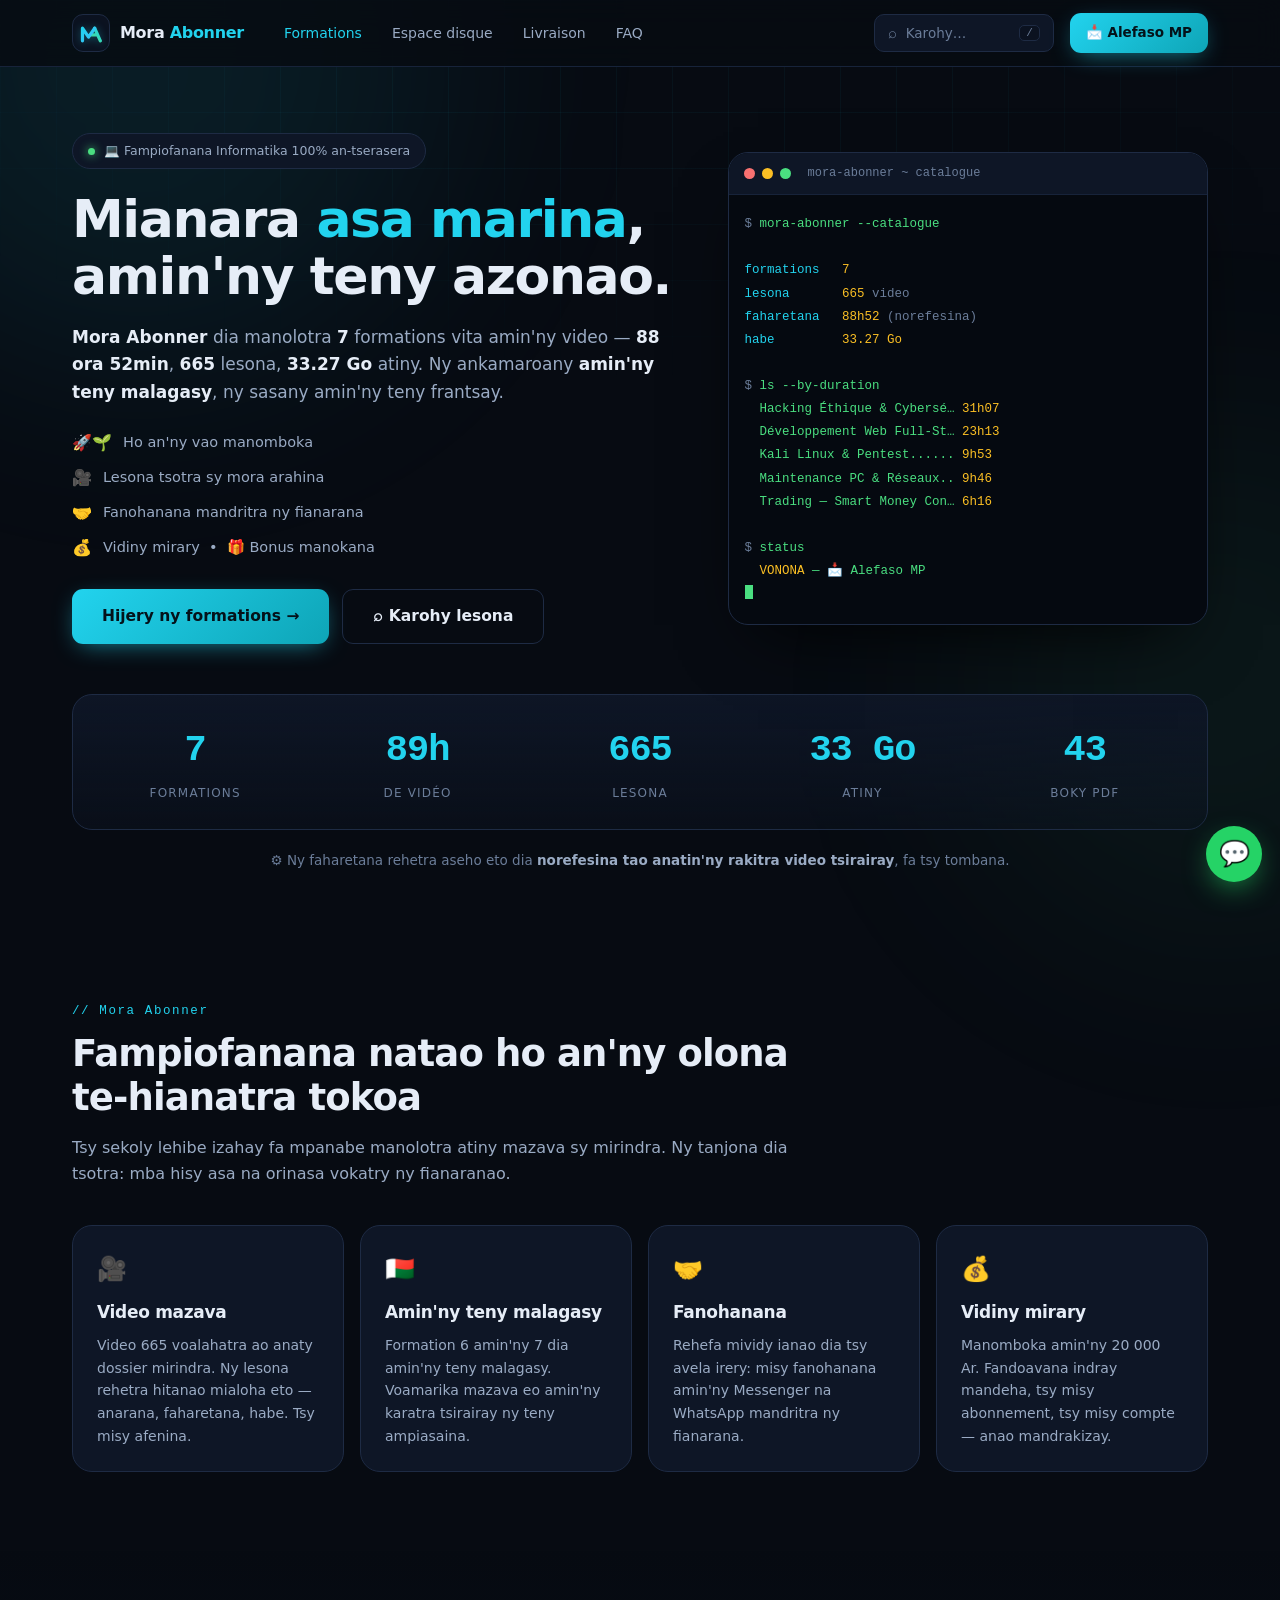
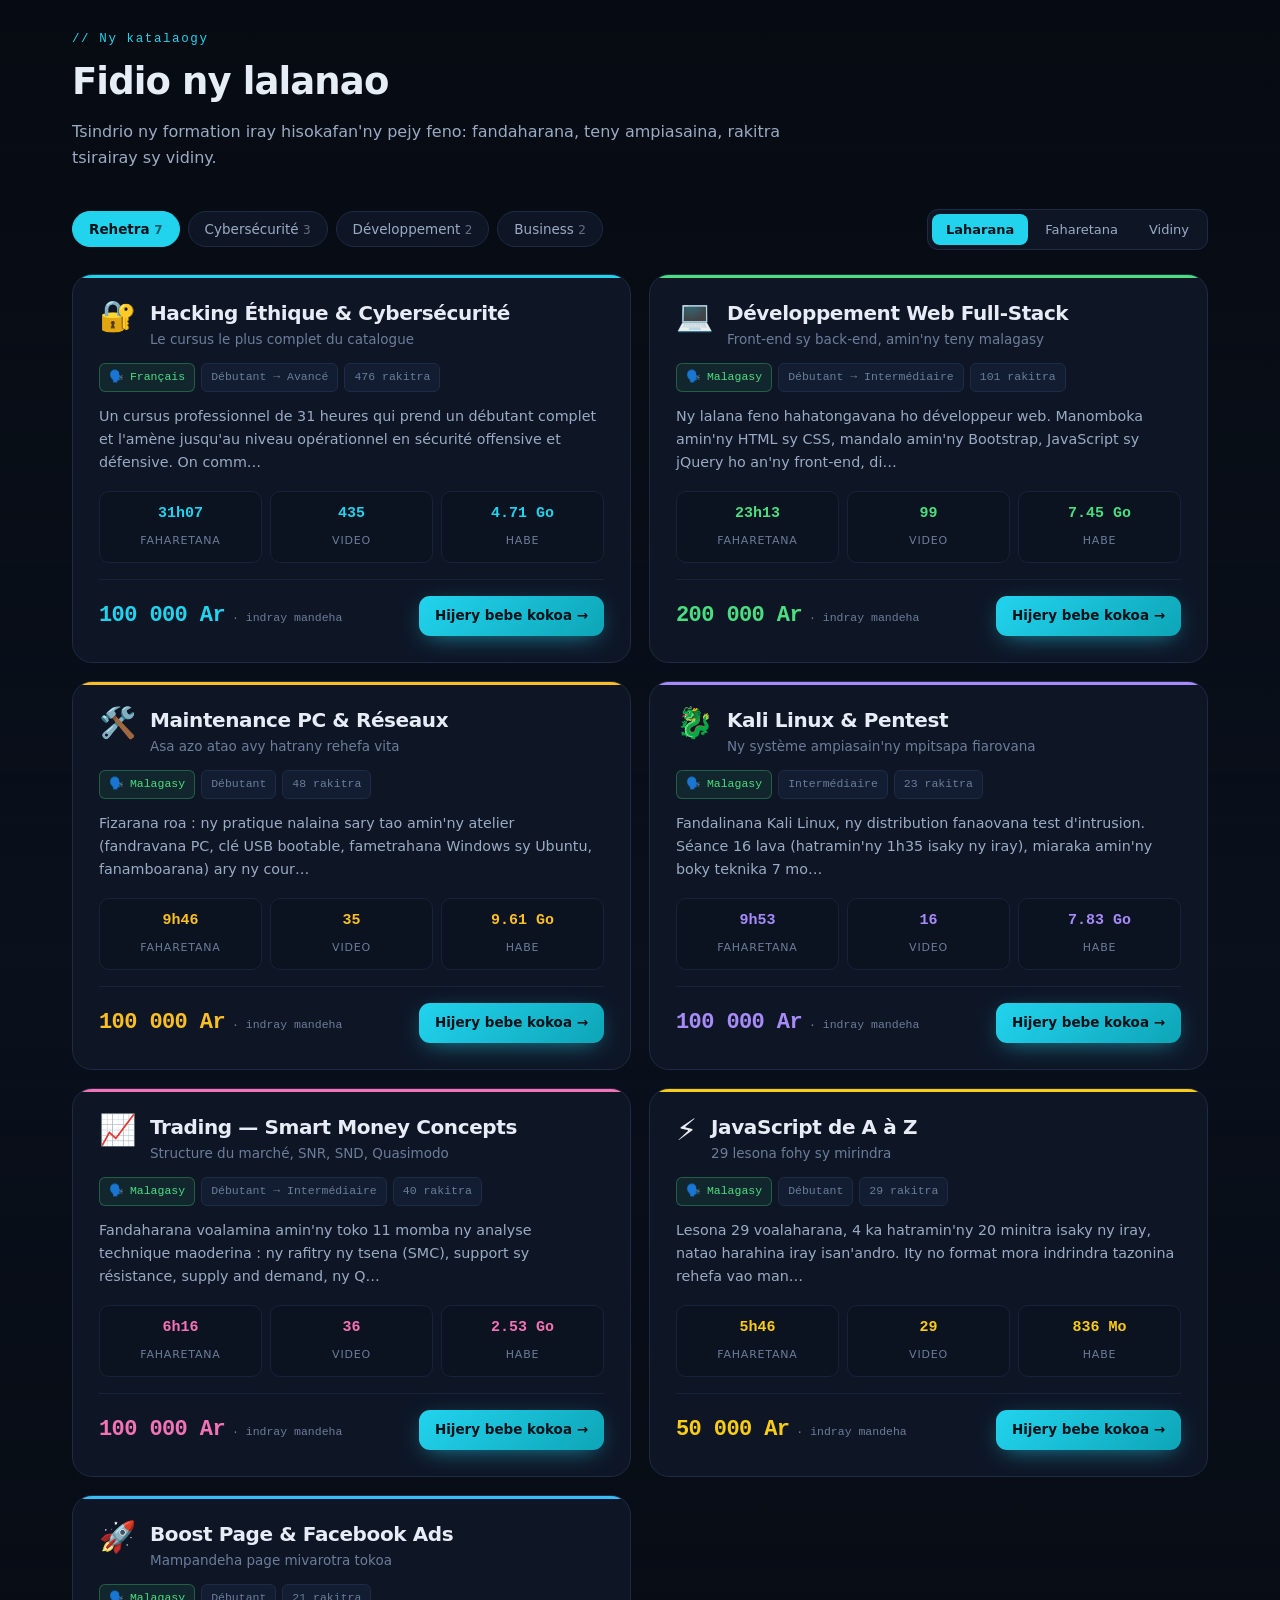
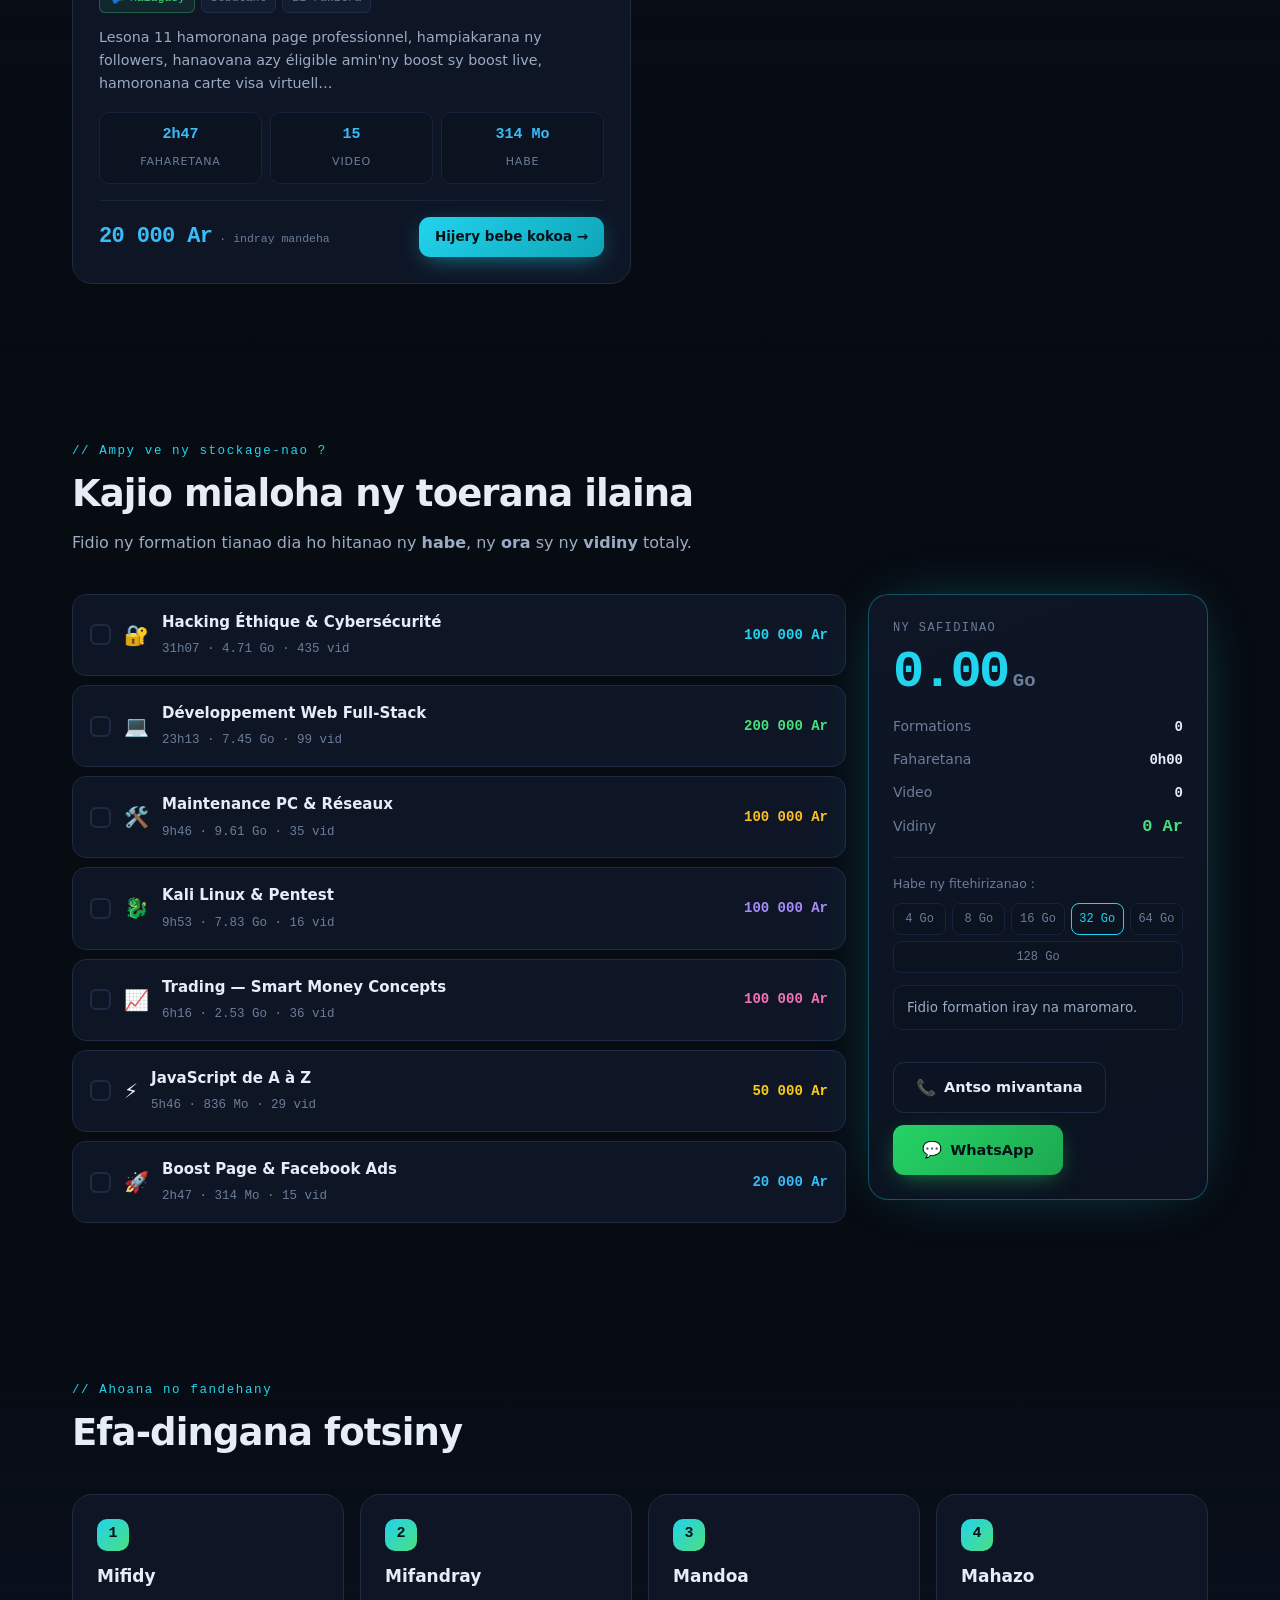
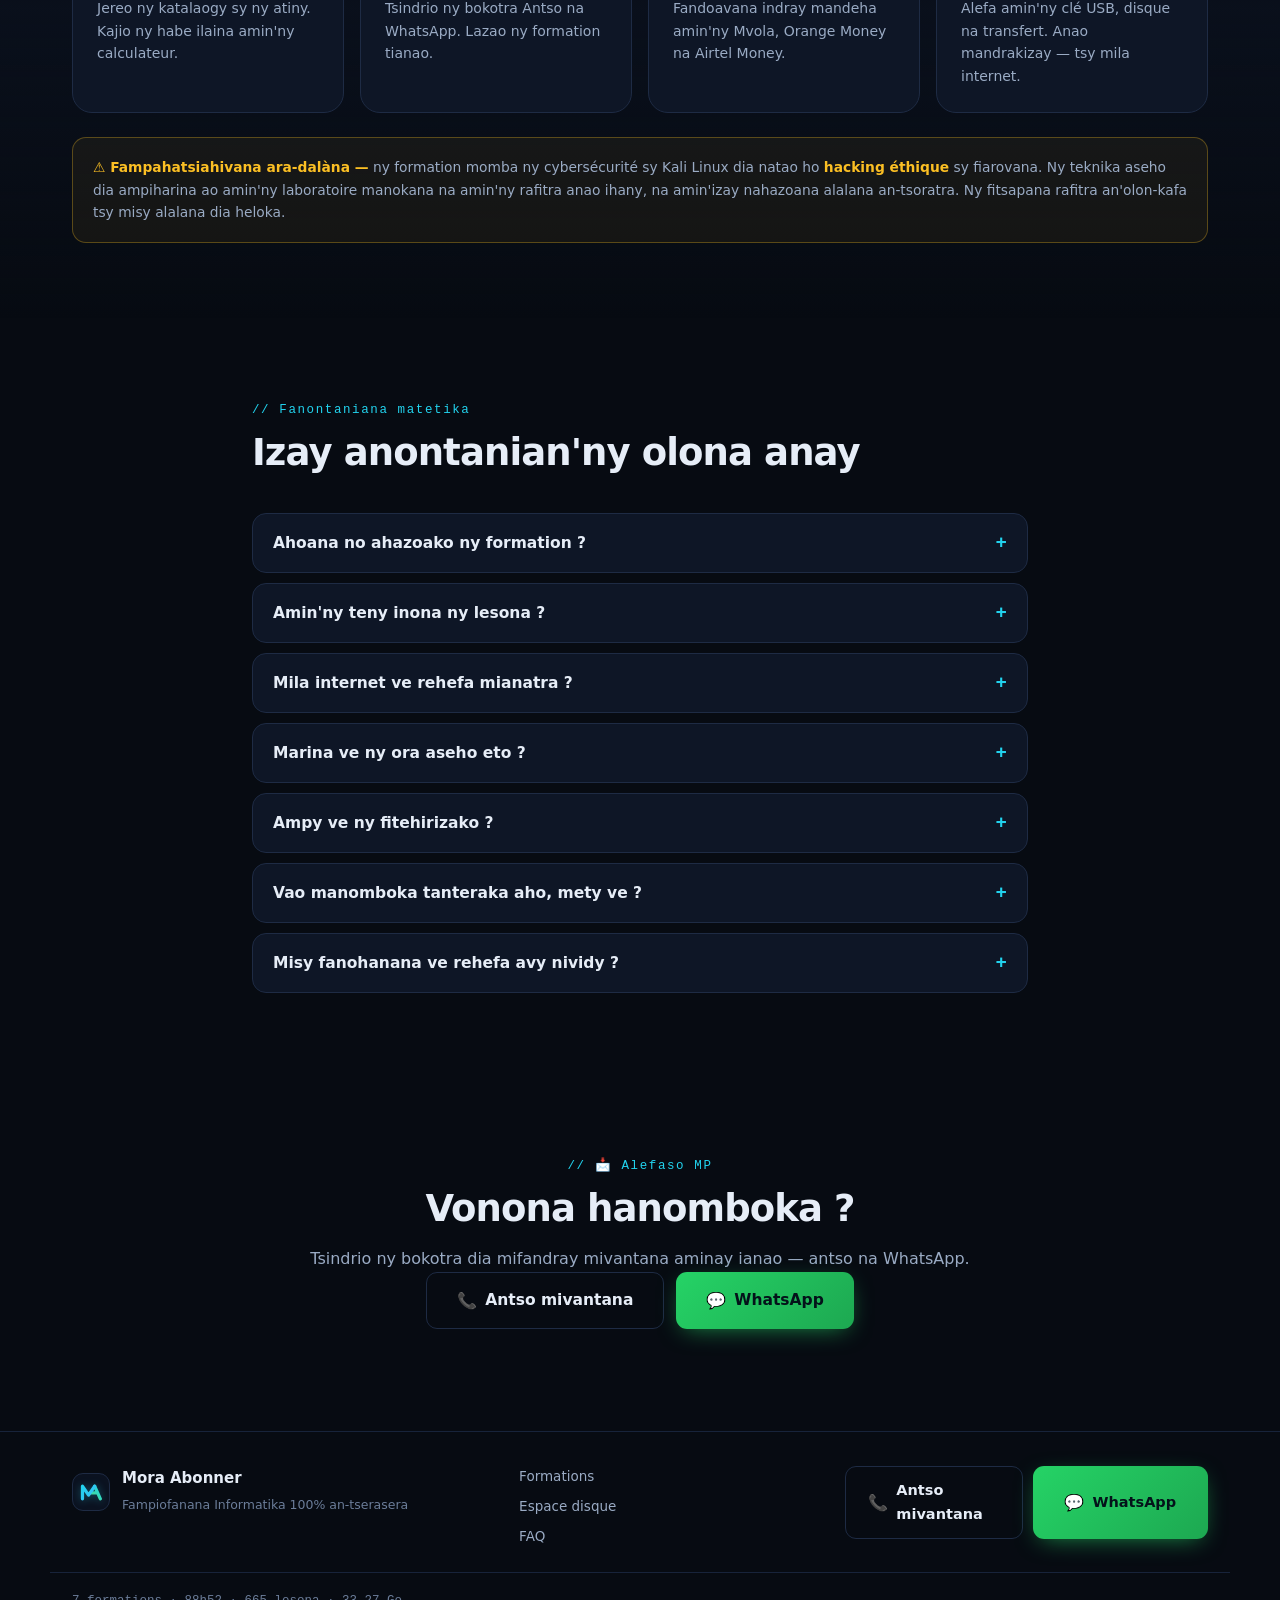
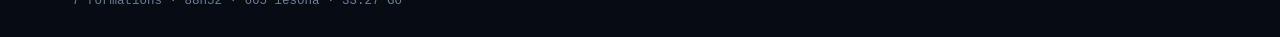
<file: index.html>
<!DOCTYPE html>
<html lang="mg">
<head>
<meta charset="UTF-8">
<meta name="viewport" content="width=device-width, initial-scale=1">
<title>Mora Abonner — Fampiofanana Informatika</title>
<meta name="description" content="Mora Abonner : 7 formations informatika, 89h de video, 33 Go. Cybersécurité, développement web, Kali Linux, maintenance, trading, JavaScript, Facebook Ads.">
<meta name="theme-color" content="#070b12">
<meta name="color-scheme" content="dark">
<link rel="icon" href="data:image/svg+xml,<svg xmlns='http://www.w3.org/2000/svg' viewBox='0 0 128 128'><rect width='128' height='128' rx='28' fill='%230b1220'/><g fill='none' stroke-width='15' stroke-linecap='round' stroke-linejoin='round' transform='translate(0 10)'><path stroke='%234ade80' d='M82 30 L110 92 M60 63 L97 63'/><path stroke='%2322d3ee' d='M22 92 L22 30 L52 74 L82 30'/></g></svg>">
<meta property="og:type" content="website">
<meta property="og:title" content="Mora Abonner — Fampiofanana Informatika 100% an-tserasera">
<meta property="og:description" content="7 formations · 89h de video · 665 lesona. Lesona tsotra sy mora arahina, fanohanana mandritra ny fianarana, vidiny mirary.">
<link rel="stylesheet" href="style.css">
</head>
<body>

<div class="grid-bg" aria-hidden="true"></div>
<div class="glow glow-a" aria-hidden="true"></div>
<div class="glow glow-b" aria-hidden="true"></div>

<header id="nav"></header>

<!-- ══════ HERO ══════ -->
<section class="hero" id="top">
  <div class="wrap">
    <div class="hero-grid">
      <div class="hero-copy">
        <span class="pill"><span class="dot"></span> 💻 Fampiofanana Informatika 100% an-tserasera</span>

        <h1>Mianara <span class="accent">asa marina</span>,<br>amin'ny teny azonao.</h1>

        <p class="lede">
          <strong>Mora Abonner</strong> dia manolotra <strong id="hN">7</strong> formations vita amin'ny video —
          <strong id="hD">89 ora</strong>, <strong id="hV">665</strong> lesona, <strong id="hS">33 Go</strong> atiny.
          Ny ankamaroany <strong>amin'ny teny malagasy</strong>, ny sasany amin'ny teny frantsay.
        </p>

        <ul class="bio">
          <li><span>🚀🌱</span> Ho an'ny vao manomboka</li>
          <li><span>🎥</span> Lesona tsotra sy mora arahina</li>
          <li><span>🤝</span> Fanohanana mandritra ny fianarana</li>
          <li><span>💰</span> Vidiny mirary &nbsp;•&nbsp; 🎁 Bonus manokana</li>
        </ul>

        <div class="hero-cta">
          <a href="#formations" class="btn btn-lg">Hijery ny formations →</a>
          <button class="btn btn-ghost btn-lg" onclick="openSearch()">⌕ Karohy lesona</button>
        </div>
      </div>

      <div class="term" role="img" aria-label="Aperçu du catalogue">
        <div class="term-bar">
          <span class="tb-dot r"></span><span class="tb-dot y"></span><span class="tb-dot g"></span>
          <span class="term-title">mora-abonner ~ catalogue</span>
        </div>
        <pre class="term-body" id="term"></pre>
      </div>
    </div>

    <div class="stats rv">
      <div class="stat"><div class="stat-n" data-count="7">0</div><div class="stat-l">Formations</div></div>
      <div class="stat"><div class="stat-n" data-count="89" data-suffix="h">0</div><div class="stat-l">De vidéo</div></div>
      <div class="stat"><div class="stat-n" data-count="665">0</div><div class="stat-l">Lesona</div></div>
      <div class="stat"><div class="stat-n" data-count="33" data-suffix=" Go">0</div><div class="stat-l">Atiny</div></div>
      <div class="stat"><div class="stat-n" data-count="43">0</div><div class="stat-l">Boky PDF</div></div>
    </div>

    <p class="mesure">
      ⚙️ Ny faharetana rehetra aseho eto dia <strong>norefesina tao anatin'ny rakitra video tsirairay</strong>, fa tsy tombana.
    </p>
  </div>
</section>

<!-- ══════ A PROPOS ══════ -->
<section class="sec" id="apropos">
  <div class="wrap">
    <div class="sec-head rv">
      <span class="kicker">// Mora Abonner</span>
      <h2>Fampiofanana natao ho an'ny olona te-hianatra tokoa</h2>
      <p class="sec-sub">
        Tsy sekoly lehibe izahay fa mpanabe manolotra atiny mazava sy mirindra.
        Ny tanjona dia tsotra: mba hisy asa na orinasa vokatry ny fianaranao.
      </p>
    </div>
    <div class="cards-4">
      <article class="card rv"><div class="card-ico">🎥</div><h3>Video mazava</h3>
        <p>Video 665 voalahatra ao anaty dossier mirindra. Ny lesona rehetra hitanao mialoha eto — anarana, faharetana, habe. Tsy misy afenina.</p></article>
      <article class="card rv"><div class="card-ico">🇲🇬</div><h3>Amin'ny teny malagasy</h3>
        <p>Formation 6 amin'ny 7 dia amin'ny teny malagasy. Voamarika mazava eo amin'ny karatra tsirairay ny teny ampiasaina.</p></article>
      <article class="card rv"><div class="card-ico">🤝</div><h3>Fanohanana</h3>
        <p>Rehefa mividy ianao dia tsy avela irery: misy fanohanana amin'ny Messenger na WhatsApp mandritra ny fianarana.</p></article>
      <article class="card rv"><div class="card-ico">💰</div><h3>Vidiny mirary</h3>
        <p>Manomboka amin'ny 20 000 Ar. Fandoavana indray mandeha, tsy misy abonnement, tsy misy compte — anao mandrakizay.</p></article>
    </div>
  </div>
</section>

<!-- ══════ FORMATIONS ══════ -->
<section class="sec sec-alt" id="formations">
  <div class="wrap">
    <div class="sec-head rv">
      <span class="kicker">// Ny katalaogy</span>
      <h2>Fidio ny lalanao</h2>
      <p class="sec-sub">Tsindrio ny formation iray hisokafan'ny pejy feno: fandaharana, teny ampiasaina, rakitra tsirairay sy vidiny.</p>
    </div>

    <div class="ftools rv">
      <div class="filters" id="filters"></div>
      <div class="seg" id="sortSeg" role="group" aria-label="Fandaminana">
        <button class="seg-b on" data-sort="def">Laharana</button>
        <button class="seg-b" data-sort="dur">Faharetana</button>
        <button class="seg-b" data-sort="prix">Vidiny</button>
      </div>
    </div>

    <div class="fcards" id="fcards"></div>
  </div>
</section>

<!-- ══════ CALCULATEUR ══════ -->
<section class="sec" id="calculateur">
  <div class="wrap">
    <div class="sec-head rv">
      <span class="kicker">// Ampy ve ny stockage-nao ?</span>
      <h2>Kajio mialoha ny toerana ilaina</h2>
      <p class="sec-sub">Fidio ny formation tianao dia ho hitanao ny <strong>habe</strong>, ny <strong>ora</strong> sy ny <strong>vidiny</strong> totaly.</p>
    </div>

    <div class="calc">
      <div class="calc-list" id="calcList"></div>
      <aside class="calc-res" id="calcRes">
        <div class="cr-head">Ny safidinao</div>
        <div class="cr-big"><span id="crSize">0</span><small>Go</small></div>
        <div class="cr-rows">
          <div><span>Formations</span><b id="crN">0</b></div>
          <div><span>Faharetana</span><b id="crDur">0h00</b></div>
          <div><span>Video</span><b id="crVid">0</b></div>
          <div class="cr-price"><span>Vidiny</span><b id="crPrice">0 Ar</b></div>
        </div>
        <div class="gauge">
          <div class="gauge-lab">Habe ny fitehirizanao :</div>
          <div class="gauge-opts" id="gaugeOpts"></div>
          <div class="gauge-verdict" id="verdict">Fidio formation iray</div>
        </div>
        <div class="cbtns" id="calcCta"></div>
      </aside>
    </div>
  </div>
</section>

<!-- ══════ LIVRAISON ══════ -->
<section class="sec sec-alt" id="livraison">
  <div class="wrap">
    <div class="sec-head rv">
      <span class="kicker">// Ahoana no fandehany</span>
      <h2>Efa-dingana fotsiny</h2>
    </div>
    <div class="steps">
      <div class="step rv"><span class="step-n">1</span><h3>Mifidy</h3><p>Jereo ny katalaogy sy ny atiny. Kajio ny habe ilaina amin'ny calculateur.</p></div>
      <div class="step rv"><span class="step-n">2</span><h3>Mifandray</h3><p>Tsindrio ny bokotra Antso na WhatsApp. Lazao ny formation tianao.</p></div>
      <div class="step rv"><span class="step-n">3</span><h3>Mandoa</h3><p>Fandoavana indray mandeha amin'ny Mvola, Orange Money na Airtel Money.</p></div>
      <div class="step rv"><span class="step-n">4</span><h3>Mahazo</h3><p>Alefa amin'ny clé USB, disque na transfert. Anao mandrakizay — tsy mila internet.</p></div>
    </div>

    <div class="notice rv">
      <strong>⚠️ Fampahatsiahivana ara-dalàna —</strong> ny formation momba ny cybersécurité sy Kali Linux dia natao ho
      <strong>hacking éthique</strong> sy fiarovana. Ny teknika aseho dia ampiharina ao amin'ny laboratoire manokana na amin'ny
      rafitra anao ihany, na amin'izay nahazoana alalana an-tsoratra. Ny fitsapana rafitra an'olon-kafa tsy misy alalana dia heloka.
    </div>
  </div>
</section>

<!-- ══════ FAQ ══════ -->
<section class="sec" id="faq">
  <div class="wrap wrap-narrow">
    <div class="sec-head rv">
      <span class="kicker">// Fanontaniana matetika</span>
      <h2>Izay anontanian'ny olona anay</h2>
    </div>
    <div class="faq" id="faqBox"></div>
  </div>
</section>

<!-- ══════ CTA ══════ -->
<section class="sec cta">
  <div class="wrap wrap-narrow center">
    <span class="kicker">// 📩 Alefaso MP</span>
    <h2>Vonona hanomboka ?</h2>
    <p class="sec-sub">Tsindrio ny bokotra dia mifandray mivantana aminay ianao — antso na WhatsApp.</p>
    <div class="cbtns center-cta" id="ctaBtns"></div>
  </div>
</section>

<footer id="foot"></footer>

<script src="data.js"></script>
<script src="shared.js"></script>
<script src="app.js"></script>
</body>
</html>
</file>
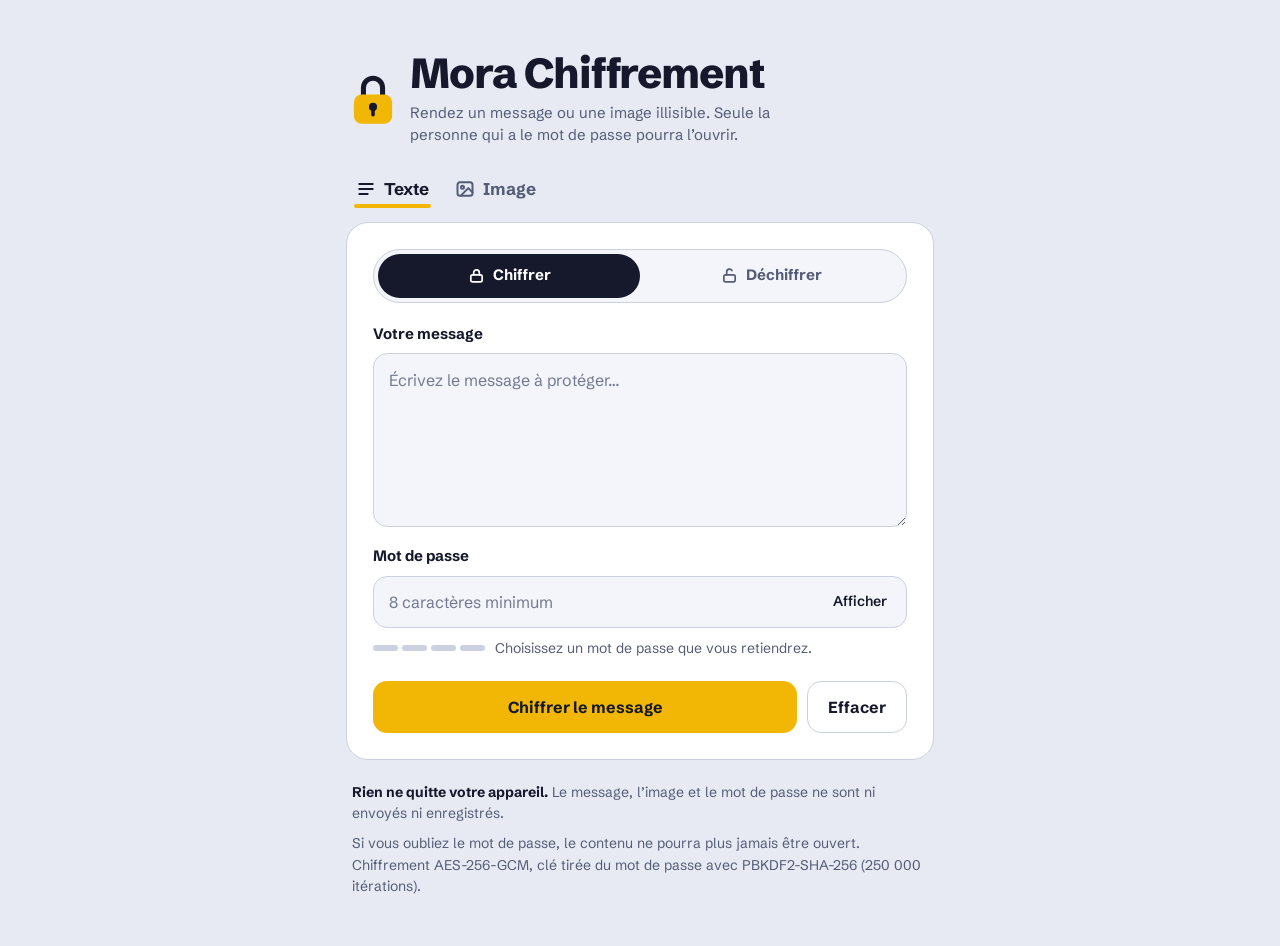
<file: chiffrement.html>
<!DOCTYPE html>
<html lang="fr">
<head>
  <meta charset="UTF-8">
  <meta name="viewport" content="width=device-width, initial-scale=1, viewport-fit=cover">
  <title>Mora Chiffrement</title>
  <meta name="description" content="Chiffrez et déchiffrez vos messages et vos images avec un mot de passe, directement sur votre appareil.">
  <link rel="preconnect" href="https://fonts.googleapis.com">
  <link rel="preconnect" href="https://fonts.gstatic.com" crossorigin>
  <link href="https://fonts.googleapis.com/css2?family=JetBrains+Mono:wght@400;500&family=Schibsted+Grotesk:wght@400;500;600;700;800&display=swap" rel="stylesheet">
  <style>
    :root {
      color-scheme: light;
      --bg: #E7EAF2;
      --surface: #FFFFFF;
      --field: #F3F5FA;
      --ink: #15192B;
      --muted: #545C76;
      --line: #CBD1DE;
      --accent: #F2B705;
      --accent-hover: #DDA600;
      --accent-strong: #8A6100;
      --on-accent: #15192B;
      --vault: #1A2140;
      --vault-2: #232B52;
      --vault-ink: #EEF1FA;
      --vault-muted: #A9B1CF;
      --vault-cipher: #F7CC4A;
      --ok: #11795A;
      --warn: #9A6400;
      --err: #B3261E;
      --err-bg: #FCECEA;

      --sans: "Schibsted Grotesk", ui-sans-serif, system-ui, -apple-system, "Segoe UI", Roboto, Arial, sans-serif;
      --mono: "JetBrains Mono", ui-monospace, "SFMono-Regular", Menlo, Consolas, "Liberation Mono", monospace;

      box-sizing: border-box;
      padding-top: env(safe-area-inset-top, 0px);
      padding-bottom: env(safe-area-inset-bottom, 0px);
    }

    @media (prefers-color-scheme: dark) {
      :root:not([data-theme="light"]) {
        color-scheme: dark;
        --bg: #11162D;
        --surface: #1A2142;
        --field: #222A50;
        --ink: #EEF1FA;
        --muted: #A9B0CC;
        --line: #343E6C;
        --accent: #F2B705;
        --accent-hover: #FFC929;
        --accent-strong: #F2B705;
        --on-accent: #15192B;
        --vault: #0D1230;
        --vault-2: #182046;
        --vault-ink: #EEF1FA;
        --vault-muted: #949CC0;
        --vault-cipher: #F7CC4A;
        --ok: #4BD69B;
        --warn: #F2B705;
        --err: #FF8A80;
        --err-bg: #3A1F33;
      }
    }

    :root[data-theme="dark"] {
      color-scheme: dark;
      --bg: #11162D;
      --surface: #1A2142;
      --field: #222A50;
      --ink: #EEF1FA;
      --muted: #A9B0CC;
      --line: #343E6C;
      --accent: #F2B705;
      --accent-hover: #FFC929;
      --accent-strong: #F2B705;
      --on-accent: #15192B;
      --vault: #0D1230;
      --vault-2: #182046;
      --vault-ink: #EEF1FA;
      --vault-muted: #949CC0;
      --vault-cipher: #F7CC4A;
      --ok: #4BD69B;
      --warn: #F2B705;
      --err: #FF8A80;
      --err-bg: #3A1F33;
    }

    *, *::before, *::after { box-sizing: inherit; }
    [hidden] { display: none !important; }

    html {
      scroll-padding-top: env(safe-area-inset-top, 0px);
      background: var(--bg);
      -webkit-text-size-adjust: 100%;
    }

    body {
      margin: 0;
      background: var(--bg);
      color: var(--ink);
      font-family: var(--sans);
      font-size: 16px;
      line-height: 1.5;
      -webkit-font-smoothing: antialiased;
    }

    .sr-only {
      position: absolute; width: 1px; height: 1px; padding: 0; margin: -1px;
      overflow: hidden; clip: rect(0 0 0 0); white-space: nowrap; border: 0;
    }

    .app {
      max-width: 620px;
      margin: 0 auto;
      padding: 28px 16px 40px;
    }

    /* En-tête */
    .brand {
      display: flex;
      align-items: center;
      gap: 14px;
      margin: 4px 4px 20px;
    }

    .mark { flex: none; width: 46px; height: 54px; color: var(--ink); }

    .mark .shackle {
      transform-box: fill-box;
      transform-origin: center bottom;
      transition: transform 420ms cubic-bezier(.34, 1.56, .64, 1);
    }

    .brand.is-open .mark .shackle { transform: translateY(-7px); }

    .brand h1 {
      margin: 0;
      font-size: clamp(30px, 8.4vw, 42px);
      font-weight: 800;
      line-height: 1;
      letter-spacing: -0.025em;
    }

    .tagline {
      margin: 8px 0 0;
      color: var(--muted);
      font-size: 15px;
      line-height: 1.45;
      max-width: 44ch;
    }

    /* Onglets Texte / Image */
    .kinds {
      display: flex;
      gap: 22px;
      margin: 0 8px 10px;
    }

    .kind {
      position: relative;
      display: inline-flex;
      align-items: center;
      gap: 8px;
      min-height: 46px;
      padding: 0 2px;
      border: 0;
      background: none;
      color: var(--muted);
      font: inherit;
      font-size: 17px;
      font-weight: 700;
      cursor: pointer;
      -webkit-tap-highlight-color: transparent;
    }

    .kind svg { width: 20px; height: 20px; }
    .kind[aria-selected="true"] { color: var(--ink); }

    .kind[aria-selected="true"]::after {
      content: "";
      position: absolute;
      left: 0;
      right: 0;
      bottom: 4px;
      height: 4px;
      border-radius: 2px;
      background: var(--accent);
    }

    .kind:focus-visible { outline: 3px solid var(--accent-strong); outline-offset: 2px; border-radius: 6px; }
    .kind:disabled { cursor: progress; }

    /* Carte principale */
    .panel {
      background: var(--surface);
      border: 1px solid var(--line);
      border-radius: 22px;
      padding: 18px;
    }

    @media (min-width: 560px) {
      .app { padding-top: 48px; }
      .panel { padding: 26px; }
    }

    /* Sélecteur Chiffrer / Déchiffrer */
    .modes {
      position: relative;
      display: grid;
      grid-template-columns: 1fr 1fr;
      margin: 0 0 20px;
      padding: 4px;
      border: 1px solid var(--line);
      border-radius: 999px;
      background: var(--field);
    }

    .modes legend { padding: 0; }
    .modes input { position: absolute; opacity: 0; pointer-events: none; }

    .modes label {
      position: relative;
      z-index: 1;
      display: flex;
      align-items: center;
      justify-content: center;
      gap: 8px;
      min-height: 44px;
      border-radius: 999px;
      font-weight: 700;
      font-size: 15px;
      color: var(--muted);
      cursor: pointer;
      user-select: none;
      -webkit-tap-highlight-color: transparent;
      transition: color 200ms ease;
    }

    .modes label svg { width: 17px; height: 17px; }
    .modes input:checked + label { color: var(--surface); }
    .modes input:focus-visible + label { outline: 3px solid var(--accent-strong); outline-offset: 2px; }

    .modes .thumb {
      position: absolute;
      top: 4px;
      bottom: 4px;
      left: 4px;
      width: calc(50% - 4px);
      border-radius: 999px;
      background: var(--ink);
      transition: transform 260ms cubic-bezier(.2, .8, .2, 1);
    }

    .modes.is-decrypt .thumb { transform: translateX(100%); }

    /* Champs */
    .field { margin-bottom: 18px; }

    .field-label {
      display: block;
      margin-bottom: 8px;
      font-weight: 700;
      font-size: 15px;
    }

    textarea, .pw-wrap input {
      width: 100%;
      border: 1.5px solid var(--line);
      border-radius: 14px;
      background: var(--field);
      color: var(--ink);
      font: inherit;
      font-size: 16px;
    }

    textarea {
      display: block;
      min-height: 148px;
      padding: 14px 15px;
      resize: vertical;
      line-height: 1.5;
    }

    .is-decrypt-mode textarea {
      font-family: var(--mono);
      font-size: 14px;
      word-break: break-all;
    }

    textarea::placeholder, .pw-wrap input::placeholder { color: var(--muted); opacity: .8; }

    textarea:focus, .pw-wrap input:focus {
      outline: none;
      border-color: var(--accent-strong);
      box-shadow: 0 0 0 3px color-mix(in srgb, var(--accent) 35%, transparent);
    }

    .pw-wrap { position: relative; }
    .pw-wrap input { height: 52px; padding: 0 96px 0 15px; }

    .pw-toggle {
      position: absolute;
      top: 6px;
      right: 6px;
      bottom: 6px;
      padding: 0 14px;
      border: 0;
      border-radius: 10px;
      background: transparent;
      color: var(--ink);
      font: inherit;
      font-size: 14px;
      font-weight: 600;
      cursor: pointer;
    }

    .pw-toggle:hover { background: color-mix(in srgb, var(--ink) 8%, transparent); }
    .pw-toggle:focus-visible { outline: 3px solid var(--accent-strong); outline-offset: 0; }

    /* Choix de fichier */
    .drop {
      position: relative;
      display: flex;
      flex-direction: column;
      align-items: center;
      justify-content: center;
      gap: 4px;
      min-height: 148px;
      padding: 20px 16px;
      border: 2px dashed var(--line);
      border-radius: 14px;
      background: var(--field);
      text-align: center;
      cursor: pointer;
      -webkit-tap-highlight-color: transparent;
      transition: border-color 150ms ease, background-color 150ms ease;
    }

    .drop:hover, .drop.is-over { border-color: var(--accent-strong); }
    .drop.is-over { background: color-mix(in srgb, var(--accent) 12%, var(--field)); }
    .drop:focus-within { outline: 3px solid var(--accent-strong); outline-offset: 2px; }
    .drop svg { width: 34px; height: 34px; margin-bottom: 6px; color: var(--ink); }
    .drop-title { font-weight: 700; font-size: 16px; }
    .drop-sub { color: var(--muted); font-size: 14px; max-width: 36ch; }

    .file-card {
      display: flex;
      align-items: center;
      gap: 12px;
      padding: 10px;
      border: 1.5px solid var(--line);
      border-radius: 14px;
      background: var(--field);
    }

    .file-thumb {
      flex: none;
      display: grid;
      place-items: center;
      width: 60px;
      height: 60px;
      border-radius: 10px;
      overflow: hidden;
      background: var(--surface);
      color: var(--muted);
    }

    .file-thumb img { width: 100%; height: 100%; object-fit: cover; }
    .file-thumb svg { width: 26px; height: 26px; }
    .file-meta { flex: 1; min-width: 0; }

    .file-name {
      font-weight: 700;
      overflow: hidden;
      text-overflow: ellipsis;
      white-space: nowrap;
    }

    .file-size { color: var(--muted); font-size: 14px; }

    .small-btn {
      flex: none;
      min-height: 40px;
      padding: 0 14px;
      border: 1.5px solid var(--line);
      border-radius: 10px;
      background: var(--surface);
      color: var(--ink);
      font: inherit;
      font-size: 14px;
      font-weight: 700;
      cursor: pointer;
    }

    .small-btn:hover { border-color: var(--accent-strong); }
    .small-btn:focus-visible { outline: 3px solid var(--accent-strong); outline-offset: 2px; }

    /* Indicateur de solidité */
    .meter {
      display: flex;
      align-items: center;
      gap: 10px;
      margin-top: 10px;
      font-size: 14px;
      color: var(--muted);
    }

    .bars {
      display: grid;
      grid-template-columns: repeat(4, 1fr);
      gap: 4px;
      width: 112px;
      flex: none;
    }

    .bars span {
      height: 6px;
      border-radius: 3px;
      background: var(--line);
      transition: background-color 200ms ease;
    }

    .meter[data-level="1"] .bars span:nth-child(-n+1) { background: var(--err); }
    .meter[data-level="2"] .bars span:nth-child(-n+2) { background: var(--warn); }
    .meter[data-level="3"] .bars span:nth-child(-n+3) { background: var(--ok); }
    .meter[data-level="4"] .bars span { background: var(--ok); }

    /* Astuces */
    .hint {
      display: flex;
      flex-wrap: wrap;
      align-items: center;
      gap: 6px 10px;
      margin: 10px 0 0;
      font-size: 14px;
      color: var(--muted);
    }

    .link-btn {
      padding: 0;
      border: 0;
      background: none;
      color: var(--ink);
      font: inherit;
      font-weight: 700;
      text-decoration: underline;
      text-decoration-color: var(--accent);
      text-decoration-thickness: 2px;
      text-underline-offset: 3px;
      cursor: pointer;
    }

    .link-btn:focus-visible { outline: 3px solid var(--accent-strong); outline-offset: 2px; border-radius: 4px; }

    /* Boutons d'action */
    .actions { display: flex; gap: 10px; margin-top: 22px; }

    .btn {
      display: inline-flex;
      align-items: center;
      justify-content: center;
      gap: 8px;
      min-height: 52px;
      padding: 0 20px;
      border-radius: 14px;
      font: inherit;
      font-size: 16px;
      font-weight: 700;
      cursor: pointer;
      -webkit-tap-highlight-color: transparent;
      transition: background-color 150ms ease, transform 100ms ease;
    }

    .btn:active { transform: translateY(1px); }
    .btn:focus-visible { outline: 3px solid var(--accent-strong); outline-offset: 3px; }

    .btn-primary { flex: 1; border: 0; background: var(--accent); color: var(--on-accent); }
    .btn-primary:hover { background: var(--accent-hover); }
    .btn-primary[aria-busy="true"] { cursor: progress; opacity: .75; }

    .btn-ghost { border: 1.5px solid var(--line); background: transparent; color: var(--ink); }
    .btn-ghost:hover { background: var(--field); }

    .spinner {
      width: 18px;
      height: 18px;
      border: 2.5px solid currentColor;
      border-right-color: transparent;
      border-radius: 50%;
      animation: spin 700ms linear infinite;
    }

    @keyframes spin { to { transform: rotate(360deg); } }

    /* Messages d'état */
    .status { margin: 14px 0 0; font-size: 15px; font-weight: 600; }
    .status:empty { display: none; }
    .status.ok { color: var(--ok); }
    .status.info { color: var(--muted); }

    .status.err {
      padding: 11px 14px;
      border-radius: 12px;
      background: var(--err-bg);
      color: var(--err);
    }

    /* Résultat */
    .result {
      margin-top: 16px;
      border-radius: 18px;
      background: var(--vault);
      color: var(--vault-ink);
      overflow: hidden;
    }

    .result.is-entering { animation: drop-in 320ms cubic-bezier(.2, .8, .2, 1); }

    @keyframes drop-in {
      from { opacity: 0; transform: translateY(-6px); }
      to { opacity: 1; transform: none; }
    }

    .result-head {
      display: flex;
      align-items: center;
      justify-content: space-between;
      gap: 12px;
      padding: 12px 12px 0 18px;
    }

    .result-head h2 { margin: 0; font-size: 16px; font-weight: 700; }

    .vault-btn {
      flex: none;
      display: inline-flex;
      align-items: center;
      gap: 7px;
      min-height: 42px;
      padding: 0 16px;
      border: 0;
      border-radius: 999px;
      background: var(--accent);
      color: var(--on-accent);
      font: inherit;
      font-size: 15px;
      font-weight: 700;
      cursor: pointer;
      -webkit-tap-highlight-color: transparent;
    }

    .vault-btn:hover { background: var(--accent-hover); }
    .vault-btn:focus-visible { outline: 3px solid var(--vault-cipher); outline-offset: 3px; }
    .vault-btn[aria-busy="true"] { opacity: .75; cursor: progress; }
    .vault-btn svg { width: 17px; height: 17px; }
    .vault-btn .icon-done { display: none; }
    .vault-btn.is-done .icon-copy { display: none; }
    .vault-btn.is-done .icon-done { display: block; }

    .result-text {
      margin: 0;
      padding: 14px 18px 16px;
      max-height: 46vh;
      overflow: auto;
      white-space: pre-wrap;
      overflow-wrap: anywhere;
      font-family: var(--sans);
      font-size: 16px;
      line-height: 1.55;
      color: var(--vault-ink);
      -webkit-user-select: text;
      user-select: text;
    }

    .result-text.is-cipher {
      font-family: var(--mono);
      font-size: 14px;
      word-break: break-all;
      color: var(--vault-cipher);
    }

    .result-text:focus-visible { outline: 3px solid var(--vault-cipher); outline-offset: -3px; }

    .result-preview {
      display: grid;
      place-items: center;
      margin: 14px 12px 0;
      border-radius: 12px;
      background: var(--vault-2);
      overflow: hidden;
    }

    .result-preview img {
      display: block;
      max-width: 100%;
      max-height: 52vh;
      object-fit: contain;
    }

    .preview-none {
      margin: 0;
      padding: 26px 18px;
      color: var(--vault-muted);
      font-size: 14px;
      text-align: center;
    }

    .result-file {
      display: flex;
      align-items: center;
      gap: 12px;
      padding: 14px 18px 16px;
    }

    #resultFileIcon { flex: none; display: flex; }
    .result-file svg { flex: none; width: 34px; height: 34px; color: var(--vault-cipher); }
    .result-file .file-name { color: var(--vault-ink); white-space: normal; overflow-wrap: anywhere; }
    .result-file .file-size { color: var(--vault-muted); }

    .result-foot {
      margin: 0;
      padding: 12px 18px 16px;
      border-top: 1px solid color-mix(in srgb, var(--vault-ink) 14%, transparent);
      color: var(--vault-muted);
      font-size: 14px;
    }

    /* Pied de page */
    .about {
      margin: 22px 6px 0;
      color: var(--muted);
      font-size: 14px;
      line-height: 1.55;
    }

    .about p { margin: 0 0 8px; }
    .about strong { color: var(--ink); font-weight: 700; }
    .nowrap { white-space: nowrap; }

    @media (prefers-reduced-motion: reduce) {
      *, *::before, *::after {
        animation-duration: 1ms !important;
        animation-iteration-count: 1 !important;
        transition-duration: 1ms !important;
        scroll-behavior: auto !important;
      }
      .spinner { animation: none; border-right-color: currentColor; opacity: .6; }
    }
  </style>
</head>
<body>
  <main class="app">
    <header class="brand is-open" id="brand">
      <svg class="mark" viewBox="0 0 40 48" aria-hidden="true">
        <path class="shackle" d="M11.5 22V14a8.5 8.5 0 0 1 17 0v8" fill="none" stroke="currentColor" stroke-width="4.5" stroke-linecap="round"/>
        <rect x="3" y="20" width="34" height="26" rx="7" fill="var(--accent)"/>
        <circle cx="20" cy="31" r="3.6" fill="var(--on-accent)"/>
        <rect x="18.4" y="32" width="3.2" height="7.5" rx="1.6" fill="var(--on-accent)"/>
      </svg>
      <div>
        <h1>Mora Chiffrement</h1>
        <p class="tagline">Rendez un message ou une image illisible. Seule la personne qui a le mot de passe pourra l’ouvrir.</p>
      </div>
    </header>

    <div class="kinds" role="tablist" aria-label="Type de contenu">
      <button type="button" class="kind" role="tab" id="tabText" aria-controls="cryptoForm" aria-selected="true">
        <svg viewBox="0 0 24 24" fill="none" stroke="currentColor" stroke-width="2.4" stroke-linecap="round" aria-hidden="true"><path d="M4 6h16M4 12h16M4 18h10"/></svg>
        Texte
      </button>
      <button type="button" class="kind" role="tab" id="tabImage" aria-controls="cryptoForm" aria-selected="false" tabindex="-1">
        <svg viewBox="0 0 24 24" fill="none" stroke="currentColor" stroke-width="2.4" stroke-linecap="round" stroke-linejoin="round" aria-hidden="true"><rect x="3" y="4" width="18" height="16" rx="3"/><circle cx="9" cy="10" r="1.8"/><path d="M21 16l-5-5-9 9"/></svg>
        Image
      </button>
    </div>

    <form class="panel" id="cryptoForm" role="tabpanel" aria-labelledby="tabText" novalidate>
      <fieldset class="modes" id="modes">
        <legend class="sr-only">Que voulez-vous faire&#8239;?</legend>
        <span class="thumb" aria-hidden="true"></span>
        <input type="radio" name="mode" id="modeEncrypt" value="encrypt" checked>
        <label for="modeEncrypt">
          <svg viewBox="0 0 24 24" fill="none" stroke="currentColor" stroke-width="2.4" stroke-linecap="round" stroke-linejoin="round" aria-hidden="true"><rect x="4" y="11" width="16" height="10" rx="2.5"/><path d="M8 11V8a4 4 0 0 1 8 0v3"/></svg>
          Chiffrer
        </label>
        <input type="radio" name="mode" id="modeDecrypt" value="decrypt">
        <label for="modeDecrypt">
          <svg viewBox="0 0 24 24" fill="none" stroke="currentColor" stroke-width="2.4" stroke-linecap="round" stroke-linejoin="round" aria-hidden="true"><rect x="4" y="11" width="16" height="10" rx="2.5"/><path d="M8 11V7a4 4 0 0 1 7.5-2"/></svg>
          Déchiffrer
        </label>
      </fieldset>

      <!-- Texte -->
      <div class="field" id="textField">
        <label class="field-label" for="message" id="messageLabel">Votre message</label>
        <textarea id="message" rows="6" placeholder="Écrivez le message à protéger…"></textarea>
        <p class="hint" id="hint" hidden>
          <span>Ce texte est déjà chiffré.</span>
          <button type="button" class="link-btn" id="hintSwitch">Passer en mode Déchiffrer</button>
        </p>
      </div>

      <!-- Image -->
      <div class="field" id="imageField" hidden>
        <span class="field-label" id="fileLabel">Image à chiffrer</span>
        <label class="drop" id="drop">
          <input type="file" id="fileInput" class="sr-only" aria-labelledby="fileLabel dropTitle">
          <svg viewBox="0 0 24 24" fill="none" stroke="currentColor" stroke-width="2" stroke-linecap="round" stroke-linejoin="round" aria-hidden="true"><rect x="3" y="4" width="18" height="16" rx="3"/><circle cx="9" cy="10" r="1.8"/><path d="M21 16l-5-5-9 9"/></svg>
          <span class="drop-title" id="dropTitle">Choisir une image</span>
          <span class="drop-sub" id="dropSub">JPG, PNG, HEIC, WebP, GIF, RAW et les autres formats, jusqu’à 40&nbsp;Mo</span>
        </label>
        <div class="file-card" id="fileCard" hidden>
          <div class="file-thumb" id="fileThumb"></div>
          <div class="file-meta">
            <div class="file-name" id="fileName"></div>
            <div class="file-size" id="fileSize"></div>
          </div>
          <button type="button" class="small-btn" id="fileChange">Changer</button>
        </div>
        <p class="hint" id="fileHint" hidden>
          <span id="fileHintText"></span>
          <button type="button" class="link-btn" id="fileHintSwitch"></button>
        </p>
      </div>

      <div class="field">
        <label class="field-label" for="password">Mot de passe</label>
        <div class="pw-wrap">
          <input id="password" type="password" name="mora-secret" placeholder="8 caractères minimum"
                 autocomplete="off" autocapitalize="off" autocorrect="off" spellcheck="false" enterkeyhint="go">
          <button type="button" class="pw-toggle" id="pwToggle" aria-controls="password" aria-pressed="false">Afficher</button>
        </div>
        <div class="meter" id="meter" data-level="0" aria-live="polite">
          <span class="bars" aria-hidden="true"><span></span><span></span><span></span><span></span></span>
          <span id="meterText">Choisissez un mot de passe que vous retiendrez.</span>
        </div>
      </div>

      <div class="actions">
        <button type="submit" class="btn btn-primary" id="runBtn">
          <span class="spinner" id="spinner" hidden></span>
          <span id="runLabel">Chiffrer le message</span>
        </button>
        <button type="button" class="btn btn-ghost" id="clearBtn">Effacer</button>
      </div>

      <p class="status" id="status" role="status" aria-live="polite"></p>

      <!-- Résultat texte -->
      <section class="result" id="resultBox" aria-labelledby="resultTitle" hidden>
        <div class="result-head">
          <h2 id="resultTitle">Message chiffré</h2>
          <button type="button" class="vault-btn" id="copyBtn">
            <svg class="icon-copy" viewBox="0 0 24 24" fill="none" stroke="currentColor" stroke-width="2.4" stroke-linecap="round" stroke-linejoin="round" aria-hidden="true"><rect x="8" y="8" width="12" height="12" rx="2.5"/><path d="M16 8V6a2 2 0 0 0-2-2H6a2 2 0 0 0-2 2v8a2 2 0 0 0 2 2h2"/></svg>
            <svg class="icon-done" viewBox="0 0 24 24" fill="none" stroke="currentColor" stroke-width="2.8" stroke-linecap="round" stroke-linejoin="round" aria-hidden="true"><path d="M5 12.5l4.5 4.5L19 7.5"/></svg>
            <span id="copyLabel">Copier</span>
          </button>
        </div>
        <pre class="result-text" id="resultText" tabindex="0"></pre>
        <p class="result-foot" id="resultFoot">Envoyez ce texte. Donnez le mot de passe par un autre moyen&#8239;: appel, en personne.</p>
      </section>

      <!-- Résultat image -->
      <section class="result" id="imageResult" aria-labelledby="imageResultTitle" hidden>
        <div class="result-head">
          <h2 id="imageResultTitle">Image chiffrée</h2>
          <button type="button" class="vault-btn" id="downloadBtn">
            <svg viewBox="0 0 24 24" fill="none" stroke="currentColor" stroke-width="2.4" stroke-linecap="round" stroke-linejoin="round" aria-hidden="true"><path d="M12 4v11M7 10.5l5 5 5-5M5 20h14"/></svg>
            <span>Télécharger</span>
          </button>
        </div>
        <div class="result-preview" id="previewWrap" hidden>
          <img id="previewImg" alt="Aperçu de l’image déchiffrée" hidden>
          <p class="preview-none" id="previewNone" hidden>Aperçu impossible pour ce format sur cet appareil. L’image est intacte&#8239;: téléchargez-la pour l’ouvrir.</p>
        </div>
        <div class="result-file">
          <span id="resultFileIcon"></span>
          <div class="file-meta">
            <div class="file-name" id="outName"></div>
            <div class="file-size" id="outSize"></div>
          </div>
        </div>
        <p class="result-foot" id="imageFoot"></p>
      </section>
    </form>

    <footer class="about">
      <p><strong>Rien ne quitte votre appareil.</strong> Le message, l’image et le mot de passe ne sont ni envoyés ni enregistrés.</p>
      <p>Si vous oubliez le mot de passe, le contenu ne pourra plus jamais être ouvert. Chiffrement <span class="nowrap">AES-256-GCM</span>, clé tirée du mot de passe avec <span class="nowrap">PBKDF2-SHA-256</span> (250&nbsp;000 itérations).</p>
    </footer>
  </main>

  <script>
    'use strict';

    // ---------- Éléments ----------
    const $ = (id) => document.getElementById(id);
    const form = $('cryptoForm');
    const modes = $('modes');
    const brand = $('brand');
    const tabText = $('tabText');
    const tabImage = $('tabImage');
    const textField = $('textField');
    const imageField = $('imageField');
    const messageBox = $('message');
    const messageLabel = $('messageLabel');
    const passwordBox = $('password');
    const pwToggle = $('pwToggle');
    const meter = $('meter');
    const meterText = $('meterText');
    const hint = $('hint');
    const runBtn = $('runBtn');
    const runLabel = $('runLabel');
    const spinner = $('spinner');
    const clearBtn = $('clearBtn');
    const statusBox = $('status');
    const resultBox = $('resultBox');
    const resultTitle = $('resultTitle');
    const resultText = $('resultText');
    const resultFoot = $('resultFoot');
    const copyBtn = $('copyBtn');
    const copyLabel = $('copyLabel');

    const fileInput = $('fileInput');
    const fileLabel = $('fileLabel');
    const drop = $('drop');
    const dropTitle = $('dropTitle');
    const dropSub = $('dropSub');
    const fileCard = $('fileCard');
    const fileThumb = $('fileThumb');
    const fileName = $('fileName');
    const fileSize = $('fileSize');
    const fileHint = $('fileHint');
    const fileHintText = $('fileHintText');
    const fileHintSwitch = $('fileHintSwitch');
    const imageResult = $('imageResult');
    const imageResultTitle = $('imageResultTitle');
    const downloadBtn = $('downloadBtn');
    const previewWrap = $('previewWrap');
    const previewImg = $('previewImg');
    const previewNone = $('previewNone');
    const outName = $('outName');
    const outSize = $('outSize');
    const imageFoot = $('imageFoot');

    const reduceMotion = window.matchMedia('(prefers-reduced-motion: reduce)');
    const encoder = new TextEncoder();
    const decoder = new TextDecoder();

    // Format texte inchangé : les messages de l’ancienne version restent lisibles.
    const VERSION = 'v1';
    const ITERATIONS = 250000;
    const MIN_PASSWORD = 8;

    // Format image : texte « mora-img-v1.sel.iv.données » (fichier .mora.txt)
    const IMG_PREFIX = 'mora-img-v1.';
    const IMG_AAD = encoder.encode('mora-img-v1');
    const MAX_IMAGE = 40 * 1024 * 1024;
    const MAX_ENCRYPTED = 60 * 1024 * 1024;
    const SAVE_EXT = new Set(['jpg', 'jpeg', 'png', 'gif', 'webp', 'svg']);
    const IMAGE_EXT = new Set([
      'jpg', 'jpeg', 'jpe', 'jfif', 'png', 'apng', 'gif', 'webp', 'avif', 'heic', 'heif', 'bmp', 'dib',
      'tif', 'tiff', 'svg', 'ico', 'cur', 'jxl', 'jp2', 'psd', 'raw', 'dng', 'cr2', 'cr3', 'nef', 'arw',
      'orf', 'rw2', 'raf', 'srw', 'pef', 'tga', 'exr', 'hdr', 'xcf'
    ]);
    const MIME_EXT = {
      'image/jpeg': 'jpg', 'image/png': 'png', 'image/gif': 'gif', 'image/webp': 'webp',
      'image/avif': 'avif', 'image/heic': 'heic', 'image/heif': 'heif', 'image/bmp': 'bmp',
      'image/tiff': 'tif', 'image/svg+xml': 'svg', 'image/x-icon': 'ico', 'image/vnd.microsoft.icon': 'ico',
      'image/jxl': 'jxl'
    };

    const LABELS = {
      text: {
        encrypt: { run: 'Chiffrer le message', busy: 'Chiffrement…' },
        decrypt: { run: 'Déchiffrer le message', busy: 'Déchiffrement…' }
      },
      image: {
        encrypt: { run: 'Chiffrer l’image', busy: 'Chiffrement…' },
        decrypt: { run: 'Déchiffrer l’image', busy: 'Déchiffrement…' }
      }
    };

    let kind = 'text';
    let mode = 'encrypt';
    let busy = false;
    let currentResult = '';
    let revealToken = 0;
    let copyTimer = 0;

    let selectedFile = null;
    let selectedIsMora = false;
    let selectedIsImage = false;
    let selectToken = 0;
    let output = null;   // { blob, filename }
    let objectUrls = [];

    // Téléchargement : capacité du lecteur claude.ai si elle est disponible.
    const downloadsReady = (window.claude && typeof window.claude.use === 'function')
      ? window.claude.use('downloads').catch(() => null)
      : Promise.resolve(null);

    // ---------- Utilitaires ----------
    class FormatError extends Error {}

    function setStatus(text, type) {
      statusBox.textContent = text || '';
      statusBox.className = 'status' + (type ? ' ' + type : '');
    }

    function formatSize(bytes) {
      const nf = new Intl.NumberFormat('fr-FR', { maximumFractionDigits: 1 });
      if (bytes < 1024) return bytes + ' octets';
      if (bytes < 1024 * 1024) return nf.format(bytes / 1024) + '\u00A0Ko';
      return nf.format(bytes / (1024 * 1024)) + '\u00A0Mo';
    }

    function extOf(name) {
      const m = /\.([A-Za-z0-9]{1,8})$/.exec(name || '');
      return m ? m[1].toLowerCase() : '';
    }

    function baseOf(name) {
      return (name || '').replace(/\.[A-Za-z0-9]{1,8}$/, '');
    }

    function cleanName(name) {
      const cleaned = (name || '').replace(/[\\/:*?"<>|\u0000-\u001F]/g, '_').replace(/\s+/g, ' ').trim();
      return cleaned.slice(0, 120) || 'image';
    }

    function randomTag() {
      const a = crypto.getRandomValues(new Uint8Array(3));
      return Array.from(a, (b) => b.toString(16).padStart(2, '0')).join('');
    }

    function bytesToBase64(bytes) {
      let binary = '';
      const chunk = 0x8000;
      for (let i = 0; i < bytes.length; i += chunk) {
        binary += String.fromCharCode.apply(null, bytes.subarray(i, i + chunk));
      }
      return btoa(binary);
    }

    function base64ToBytes(text) {
      let s = text.replace(/-/g, '+').replace(/_/g, '/');
      if (!/^[A-Za-z0-9+/]*={0,2}$/.test(s)) throw new FormatError();
      const rest = s.length % 4;
      if (rest === 1) throw new FormatError();
      if (rest) s += '='.repeat(4 - rest);
      let binary;
      try { binary = atob(s); } catch (e) { throw new FormatError(); }
      const out = new Uint8Array(binary.length);
      for (let i = 0; i < binary.length; i++) out[i] = binary.charCodeAt(i);
      return out;
    }

    const PAYLOAD_RE = /v1\.([A-Za-z0-9+/_=-]+)\.([A-Za-z0-9+/_=-]+)\.([A-Za-z0-9+/_=-]+)/;

    function findPayload(text) {
      return text.replace(/\s+/g, '').match(PAYLOAD_RE);
    }

    function looksEncrypted(text) {
      return /^\s*["'«“]?\s*v1\.[A-Za-z0-9+/_=-]{8,}\./.test(text);
    }

    function looksLikeImagePayload(text) {
      return text.indexOf(IMG_PREFIX) !== -1;
    }

    function cryptoAvailable() {
      return !!(window.crypto && window.crypto.subtle && window.isSecureContext !== false);
    }

    async function deriveKey(password, salt) {
      const passwordKey = await crypto.subtle.importKey(
        'raw', encoder.encode(password), 'PBKDF2', false, ['deriveKey']
      );
      return crypto.subtle.deriveKey(
        { name: 'PBKDF2', salt, iterations: ITERATIONS, hash: 'SHA-256' },
        passwordKey,
        { name: 'AES-GCM', length: 256 },
        false,
        ['encrypt', 'decrypt']
      );
    }

    // ---------- Texte ----------
    async function encryptText(message, password) {
      const salt = crypto.getRandomValues(new Uint8Array(16));
      const iv = crypto.getRandomValues(new Uint8Array(12));
      const key = await deriveKey(password, salt);
      const encrypted = await crypto.subtle.encrypt({ name: 'AES-GCM', iv }, key, encoder.encode(message));
      return [VERSION, bytesToBase64(salt), bytesToBase64(iv), bytesToBase64(new Uint8Array(encrypted))].join('.');
    }

    async function decryptText(raw, password) {
      const match = findPayload(raw);
      if (!match) throw new FormatError();
      const salt = base64ToBytes(match[1]);
      const iv = base64ToBytes(match[2]);
      const data = base64ToBytes(match[3]);
      if (salt.length !== 16 || iv.length !== 12 || data.length < 16) throw new FormatError();
      const key = await deriveKey(password, salt);
      const decrypted = await crypto.subtle.decrypt({ name: 'AES-GCM', iv }, key, data);
      return decoder.decode(decrypted);
    }

    // ---------- Image ----------
    // Le nom et le type de l’image sont chiffrés avec elle.
    async function encryptImage(file, password) {
      const bytes = new Uint8Array(await file.arrayBuffer());
      const meta = encoder.encode(JSON.stringify({ n: file.name || 'image', t: file.type || '', s: bytes.length }));
      const plain = new Uint8Array(4 + meta.length + bytes.length);
      new DataView(plain.buffer).setUint32(0, meta.length);
      plain.set(meta, 4);
      plain.set(bytes, 4 + meta.length);
      const salt = crypto.getRandomValues(new Uint8Array(16));
      const iv = crypto.getRandomValues(new Uint8Array(12));
      const key = await deriveKey(password, salt);
      const encrypted = new Uint8Array(await crypto.subtle.encrypt(
        { name: 'AES-GCM', iv, additionalData: IMG_AAD }, key, plain
      ));
      return IMG_PREFIX + bytesToBase64(salt) + '.' + bytesToBase64(iv) + '.' + bytesToBase64(encrypted) + '\n';
    }

    async function decryptImage(text, password) {
      const s = text.replace(/\s+/g, '');
      const start = s.indexOf(IMG_PREFIX);
      if (start === -1) throw new FormatError();
      const parts = s.slice(start + IMG_PREFIX.length).split('.');
      if (parts.length !== 3) throw new FormatError();
      const salt = base64ToBytes(parts[0]);
      const iv = base64ToBytes(parts[1]);
      const data = base64ToBytes(parts[2]);
      if (salt.length !== 16 || iv.length !== 12 || data.length < 20) throw new FormatError();
      const key = await deriveKey(password, salt);
      const plain = new Uint8Array(await crypto.subtle.decrypt(
        { name: 'AES-GCM', iv, additionalData: IMG_AAD }, key, data
      ));
      const metaLen = new DataView(plain.buffer).getUint32(0);
      if (metaLen > 8192 || metaLen > plain.length - 4) throw new FormatError();
      let meta;
      try { meta = JSON.parse(decoder.decode(plain.subarray(4, 4 + metaLen))); }
      catch (e) { throw new FormatError(); }
      return {
        name: cleanName(String(meta.n || 'image')),
        type: String(meta.t || ''),
        bytes: plain.subarray(4 + metaLen)
      };
    }

    // ZIP sans compression, pour livrer intacts les formats que le lecteur ne sait pas enregistrer.
    const CRC_TABLE = (() => {
      const t = new Uint32Array(256);
      for (let n = 0; n < 256; n++) {
        let c = n;
        for (let k = 0; k < 8; k++) c = (c & 1) ? (0xEDB88320 ^ (c >>> 1)) : (c >>> 1);
        t[n] = c >>> 0;
      }
      return t;
    })();

    function crc32(bytes) {
      let c = 0xFFFFFFFF;
      for (let i = 0; i < bytes.length; i++) c = CRC_TABLE[(c ^ bytes[i]) & 0xFF] ^ (c >>> 8);
      return (c ^ 0xFFFFFFFF) >>> 0;
    }

    function makeZip(name, data) {
      const nameBytes = encoder.encode(name);
      const crc = crc32(data);
      const size = data.length;
      const d = new Date();
      const dosTime = (d.getHours() << 11) | (d.getMinutes() << 5) | (d.getSeconds() >> 1);
      const dosDate = ((d.getFullYear() - 1980) << 9) | ((d.getMonth() + 1) << 5) | d.getDate();

      const local = new Uint8Array(30 + nameBytes.length);
      const lv = new DataView(local.buffer);
      lv.setUint32(0, 0x04034b50, true);
      lv.setUint16(4, 20, true);
      lv.setUint16(6, 0x0800, true);
      lv.setUint16(8, 0, true);
      lv.setUint16(10, dosTime, true);
      lv.setUint16(12, dosDate, true);
      lv.setUint32(14, crc, true);
      lv.setUint32(18, size, true);
      lv.setUint32(22, size, true);
      lv.setUint16(26, nameBytes.length, true);
      lv.setUint16(28, 0, true);
      local.set(nameBytes, 30);

      const central = new Uint8Array(46 + nameBytes.length);
      const cv = new DataView(central.buffer);
      cv.setUint32(0, 0x02014b50, true);
      cv.setUint16(4, 20, true);
      cv.setUint16(6, 20, true);
      cv.setUint16(8, 0x0800, true);
      cv.setUint16(10, 0, true);
      cv.setUint16(12, dosTime, true);
      cv.setUint16(14, dosDate, true);
      cv.setUint32(16, crc, true);
      cv.setUint32(20, size, true);
      cv.setUint32(24, size, true);
      cv.setUint16(28, nameBytes.length, true);
      cv.setUint32(42, 0, true);
      central.set(nameBytes, 46);

      const end = new Uint8Array(22);
      const ev = new DataView(end.buffer);
      ev.setUint32(0, 0x06054b50, true);
      ev.setUint16(8, 1, true);
      ev.setUint16(10, 1, true);
      ev.setUint32(12, central.length, true);
      ev.setUint32(16, local.length + size, true);

      return new Blob([local, data, central, end], { type: 'application/zip' });
    }

    // ---------- Aperçus ----------
    function trackUrl(url) { objectUrls.push(url); return url; }

    function releaseUrls() {
      objectUrls.forEach((u) => { try { URL.revokeObjectURL(u); } catch (e) {} });
      objectUrls = [];
    }

    function blobToDataUrl(blob) {
      return new Promise((resolve, reject) => {
        const r = new FileReader();
        r.onload = () => resolve(r.result);
        r.onerror = () => reject(r.error);
        r.readAsDataURL(blob);
      });
    }

    // Essaie une URL blob, puis une URL data, sinon signale l’échec.
    function showImage(img, blob, onOk, onFail) {
      let triedData = false;
      const tryData = () => {
        if (triedData || blob.size > 25 * 1024 * 1024) return onFail();
        triedData = true;
        blobToDataUrl(blob).then((d) => { img.src = d; }).catch(onFail);
      };
      img.onload = onOk;
      img.onerror = tryData;
      try { img.src = trackUrl(URL.createObjectURL(blob)); }
      catch (e) { tryData(); }
    }

    const DOC_ICON = '<svg viewBox="0 0 24 24" fill="none" stroke="currentColor" stroke-width="2" stroke-linecap="round" stroke-linejoin="round" aria-hidden="true"><path d="M14 3H7a2 2 0 0 0-2 2v14a2 2 0 0 0 2 2h10a2 2 0 0 0 2-2V8z"/><path d="M14 3v5h5"/></svg>';
    const LOCKED_ICON = '<svg viewBox="0 0 24 24" fill="none" stroke="currentColor" stroke-width="2" stroke-linecap="round" stroke-linejoin="round" aria-hidden="true"><path d="M14 3H7a2 2 0 0 0-2 2v14a2 2 0 0 0 2 2h10a2 2 0 0 0 2-2V8z"/><path d="M14 3v5h5"/><rect x="9" y="13" width="6" height="5" rx="1"/><path d="M10.5 13v-1.5a1.5 1.5 0 0 1 3 0V13"/></svg>';
    const IMG_ICON = '<svg viewBox="0 0 24 24" fill="none" stroke="currentColor" stroke-width="2" stroke-linecap="round" stroke-linejoin="round" aria-hidden="true"><rect x="3" y="4" width="18" height="16" rx="3"/><circle cx="9" cy="10" r="1.8"/><path d="M21 16l-5-5-9 9"/></svg>';

    // ---------- Solidité du mot de passe ----------
    function passwordLevel(pw) {
      if (!pw) return 0;
      if (pw.length < MIN_PASSWORD) return 1;
      const kinds = [/[a-z]/, /[A-Z]/, /\d/, /[^A-Za-z0-9]/].filter((r) => r.test(pw)).length;
      const points = (pw.length >= 12 ? 1 : 0) + (pw.length >= 16 ? 1 : 0) + (kinds >= 3 ? 1 : 0);
      return 2 + Math.min(points, 2);
    }

    const LEVEL_TEXT = [
      'Choisissez un mot de passe que vous retiendrez.',
      'Trop court\u202F: 8 caractères minimum.',
      'Faible. Ajoutez des chiffres, des majuscules ou allongez-le.',
      'Correct.',
      'Solide.'
    ];

    function updateMeter() {
      const level = passwordLevel(passwordBox.value);
      meter.dataset.level = String(level);
      meterText.textContent = LEVEL_TEXT[level];
    }

    // ---------- Affichage selon le type et le mode ----------
    function refreshLabels() {
      const isDecrypt = mode === 'decrypt';
      const isImage = kind === 'image';
      runLabel.textContent = busy ? LABELS[kind][mode].busy : LABELS[kind][mode].run;

      textField.hidden = isImage;
      imageField.hidden = !isImage;

      messageLabel.textContent = isDecrypt ? 'Message chiffré' : 'Votre message';
      messageBox.placeholder = isDecrypt ? 'Collez ici le texte reçu (il commence par v1.)' : 'Écrivez le message à protéger…';
      messageBox.spellcheck = !isDecrypt;
      messageBox.setAttribute('autocapitalize', isDecrypt ? 'off' : 'sentences');
      messageBox.setAttribute('autocorrect', isDecrypt ? 'off' : 'on');

      fileLabel.textContent = isDecrypt ? 'Fichier chiffré' : 'Image à chiffrer';
      dropTitle.textContent = isDecrypt ? 'Choisir le fichier reçu' : 'Choisir une image';
      dropSub.textContent = isDecrypt
        ? 'Le fichier .mora.txt envoyé par votre contact'
        : 'JPG, PNG, HEIC, WebP, GIF, RAW et les autres formats, jusqu’à 40\u00A0Mo';
      if (isDecrypt) fileInput.removeAttribute('accept');
      else fileInput.setAttribute('accept', 'image/*,' + Array.from(IMAGE_EXT, (e) => '.' + e).join(','));

      meter.hidden = isDecrypt;
      passwordBox.placeholder = isDecrypt ? 'Le mot de passe reçu' : '8 caractères minimum';
      updateHint();
      updateFileHint();
    }

    function setMode(next) {
      mode = next;
      const isDecrypt = mode === 'decrypt';
      $(isDecrypt ? 'modeDecrypt' : 'modeEncrypt').checked = true;
      modes.classList.toggle('is-decrypt', isDecrypt);
      form.classList.toggle('is-decrypt-mode', isDecrypt);
      hideResults();
      setStatus('');
      refreshLabels();
    }

    function setKind(next, opts = {}) {
      if (next !== 'text' && next !== 'image') next = 'text';
      const changed = next !== kind;
      kind = next;
      const isImage = kind === 'image';
      tabText.setAttribute('aria-selected', String(!isImage));
      tabImage.setAttribute('aria-selected', String(isImage));
      tabText.tabIndex = isImage ? -1 : 0;
      tabImage.tabIndex = isImage ? 0 : -1;
      form.setAttribute('aria-labelledby', isImage ? 'tabImage' : 'tabText');
      if (changed) { hideResults(); setStatus(''); }
      refreshLabels();
      if (opts.updateHash) {
        const wanted = isImage ? '#image' : '#texte';
        if (location.hash !== wanted) {
          try { history.replaceState(null, '', wanted); } catch (e) { location.hash = wanted; }
        }
      }
    }

    function kindFromHash() {
      return location.hash.replace('#', '') === 'image' ? 'image' : 'text';
    }

    function updateHint() {
      hint.hidden = !(kind === 'text' && mode === 'encrypt' && looksEncrypted(messageBox.value));
    }

    function updateFileHint() {
      if (kind !== 'image' || !selectedFile) { fileHint.hidden = true; return; }
      if (mode === 'encrypt' && selectedIsMora) {
        fileHintText.textContent = 'Ce fichier est déjà chiffré.';
        fileHintSwitch.textContent = 'Passer en mode Déchiffrer';
        fileHintSwitch.dataset.to = 'decrypt';
        fileHint.hidden = false;
      } else if (mode === 'decrypt' && !selectedIsMora && selectedIsImage) {
        fileHintText.textContent = 'C’est une image normale, pas un fichier chiffré.';
        fileHintSwitch.textContent = 'Passer en mode Chiffrer';
        fileHintSwitch.dataset.to = 'encrypt';
        fileHint.hidden = false;
      } else {
        fileHint.hidden = true;
      }
    }

    // ---------- Choix du fichier ----------
    async function selectFile(file) {
      if (!file) return;
      const token = ++selectToken;
      hideResults();
      setStatus('');
      selectedFile = file;
      const ext = extOf(file.name);
      selectedIsImage = (file.type || '').startsWith('image/') || IMAGE_EXT.has(ext);
      selectedIsMora = false;

      fileName.textContent = file.name || 'Fichier sans nom';
      fileSize.textContent = formatSize(file.size);
      fileThumb.innerHTML = selectedIsImage ? IMG_ICON : DOC_ICON;
      drop.hidden = true;
      fileCard.hidden = false;

      try {
        const head = await file.slice(0, 64).text();
        if (token !== selectToken) return;
        selectedIsMora = head.trimStart().startsWith(IMG_PREFIX);
      } catch (e) { selectedIsMora = false; }

      if (selectedIsMora) {
        selectedIsImage = false;
        fileThumb.innerHTML = DOC_ICON;
      } else if (selectedIsImage) {
        const img = new Image();
        img.alt = '';
        showImage(img, file,
          () => { if (token === selectToken) { fileThumb.innerHTML = ''; fileThumb.appendChild(img); } },
          () => {}
        );
      }
      updateFileHint();
    }

    function clearFile() {
      selectToken++;
      selectedFile = null;
      selectedIsMora = false;
      selectedIsImage = false;
      fileInput.value = '';
      fileCard.hidden = true;
      drop.hidden = false;
      fileThumb.innerHTML = '';
      fileHint.hidden = true;
    }

    // ---------- Résultats ----------
    const CIPHER_GLYPHS = 'ABCDEFGHIJKLMNOPQRSTUVWXYZabcdefghijklmnopqrstuvwxyz0123456789+/';

    function revealCipher(text) {
      const token = ++revealToken;
      if (reduceMotion.matches || text.length > 4000) {
        resultText.textContent = text;
        return;
      }
      const duration = 700;
      const start = performance.now();
      function frame(now) {
        if (token !== revealToken) return;
        const t = Math.min(1, (now - start) / duration);
        const shown = Math.floor(text.length * (1 - Math.pow(1 - t, 3)));
        let tail = '';
        for (let i = shown; i < text.length; i++) {
          tail += text[i] === '.' ? '.' : CIPHER_GLYPHS[(Math.random() * 64) | 0];
        }
        resultText.textContent = text.slice(0, shown) + tail;
        if (t < 1) requestAnimationFrame(frame);
        else resultText.textContent = text;
      }
      requestAnimationFrame(frame);
    }

    function enter(section) {
      const wasHidden = section.hidden;
      section.hidden = false;
      if (wasHidden && !reduceMotion.matches) {
        section.classList.remove('is-entering');
        void section.offsetWidth;
        section.classList.add('is-entering');
      }
      requestAnimationFrame(() => {
        section.scrollIntoView({ behavior: reduceMotion.matches ? 'auto' : 'smooth', block: 'nearest' });
      });
    }

    function showTextResult(text, isCipher) {
      currentResult = text;
      resetCopyButton();
      resultTitle.textContent = isCipher ? 'Message chiffré' : 'Message déchiffré';
      resultText.classList.toggle('is-cipher', isCipher);
      resultFoot.hidden = !isCipher;
      if (isCipher) revealCipher(text);
      else { revealToken++; resultText.textContent = text; }
      resultText.scrollTop = 0;
      enter(resultBox);
    }

    function showImageResult(opts) {
      output = { blob: opts.blob, filename: opts.filename };
      imageResultTitle.textContent = opts.title;
      $('resultFileIcon').innerHTML = opts.preview ? IMG_ICON : LOCKED_ICON;
      outName.textContent = opts.filename;
      outSize.textContent = formatSize(opts.blob.size);
      imageFoot.textContent = opts.foot;
      imageFoot.hidden = !opts.foot;
      previewImg.hidden = true;
      previewNone.hidden = true;
      previewImg.removeAttribute('src');
      if (opts.preview) {
        previewWrap.hidden = false;
        showImage(previewImg, opts.preview,
          () => { previewImg.hidden = false; previewNone.hidden = true; },
          () => { previewImg.hidden = true; previewNone.hidden = false; }
        );
      } else {
        previewWrap.hidden = true;
      }
      enter(imageResult);
    }

    function hideResults() {
      revealToken++;
      currentResult = '';
      resultBox.hidden = true;
      resultText.textContent = '';
      resetCopyButton();
      output = null;
      imageResult.hidden = true;
      previewImg.removeAttribute('src');
      previewImg.hidden = true;
      // Les aperçus du fichier choisi restent ; seules les URL du résultat sont libérées au prochain effacement.
    }

    function setLocked(locked) {
      brand.classList.toggle('is-open', !locked);
    }

    // ---------- Action principale ----------
    function setBusy(state) {
      busy = state;
      runBtn.setAttribute('aria-busy', state ? 'true' : 'false');
      spinner.hidden = !state;
      runLabel.textContent = state ? LABELS[kind][mode].busy : LABELS[kind][mode].run;
      clearBtn.disabled = state;
      modes.disabled = state;
      tabText.disabled = state;
      tabImage.disabled = state;
      fileInput.disabled = state;
      $('fileChange').disabled = state;
    }

    function fail(text, field) {
      hideResults();
      setStatus(text, 'err');
      if (field) field.focus();
    }

    async function run() {
      if (busy) return;
      if (!cryptoAvailable()) {
        setStatus('Ce navigateur ne permet pas le chiffrement. Ouvrez la page dans Chrome, Firefox ou Safari à jour.', 'err');
        return;
      }
      if (kind === 'image') return runImage();
      return runText();
    }

    async function runText() {
      const message = messageBox.value;
      const password = passwordBox.value;

      if (mode === 'encrypt') {
        if (!message.trim()) return fail('Écrivez d’abord un message.', messageBox);
        if (looksEncrypted(message)) return fail('Ce texte est déjà chiffré. Passez en mode Déchiffrer pour le lire.', messageBox);
        if (password.length < MIN_PASSWORD) return fail('Le mot de passe doit faire au moins 8 caractères.', passwordBox);
      } else {
        if (!message.trim()) return fail('Collez d’abord le message chiffré.', messageBox);
        if (looksLikeImagePayload(message)) return fail('C’est une image chiffrée. Ouvrez le fichier reçu dans l’onglet Image.');
        if (!password) return fail('Entrez le mot de passe.', passwordBox);
      }

      if (document.activeElement && document.activeElement.blur) document.activeElement.blur();
      setStatus('');
      setBusy(true);
      try {
        if (mode === 'encrypt') {
          const cipher = await encryptText(message, password);
          setLocked(true);
          setStatus('Message chiffré. Copiez-le et envoyez-le.', 'ok');
          showTextResult(cipher, true);
        } else {
          const plain = await decryptText(message, password);
          setLocked(false);
          setStatus('Message déchiffré.', 'ok');
          showTextResult(plain, false);
        }
      } catch (error) {
        hideResults();
        if (mode === 'decrypt' && error instanceof FormatError) {
          setStatus('Ce texte n’est pas un message chiffré valide. Vérifiez qu’il a été copié en entier.', 'err');
        } else if (mode === 'decrypt') {
          setStatus('Mot de passe incorrect, ou message modifié pendant l’envoi.', 'err');
        } else {
          setStatus('Le chiffrement a échoué. Réessayez.', 'err');
        }
      } finally {
        setBusy(false);
      }
    }

    async function runImage() {
      const file = selectedFile;
      const password = passwordBox.value;

      if (mode === 'encrypt') {
        if (!file) return fail('Choisissez d’abord une image.');
        if (selectedIsMora) return fail('Ce fichier est déjà chiffré. Passez en mode Déchiffrer pour l’ouvrir.');
        if (!selectedIsImage) return fail('Ce fichier n’est pas une image. Choisissez une photo ou une image (JPG, PNG, HEIC…).');
        if (file.size === 0) return fail('Cette image est vide. Choisissez-en une autre.');
        if (file.size > MAX_IMAGE) return fail('Cette image fait ' + formatSize(file.size) + '. La limite est de 40\u00A0Mo.');
        if (password.length < MIN_PASSWORD) return fail('Le mot de passe doit faire au moins 8 caractères.', passwordBox);
      } else {
        if (!file) return fail('Choisissez d’abord le fichier chiffré reçu.');
        if (!selectedIsMora) {
          return fail(selectedIsImage
            ? 'C’est une image normale, pas un fichier chiffré. Passez en mode Chiffrer pour la protéger.'
            : 'Ce fichier n’a pas été créé par Mora Chiffrement. Choisissez le fichier .mora.txt reçu.');
        }
        if (file.size > MAX_ENCRYPTED) return fail('Ce fichier est trop volumineux pour être une image chiffrée par Mora Chiffrement.');
        if (!password) return fail('Entrez le mot de passe.', passwordBox);
      }

      if (document.activeElement && document.activeElement.blur) document.activeElement.blur();
      setStatus('');
      setBusy(true);
      try {
        if (mode === 'encrypt') {
          const payload = await encryptImage(file, password);
          const blob = new Blob([payload], { type: 'text/plain' });
          setLocked(true);
          setStatus('Image chiffrée. Téléchargez le fichier et envoyez-le.', 'ok');
          showImageResult({
            title: 'Image chiffrée',
            blob,
            filename: 'image-chiffree-' + randomTag() + '.mora.txt',
            foot: 'Envoyez ce fichier comme document (WhatsApp, Messenger, e-mail). Donnez le mot de passe par un autre moyen.'
          });
        } else {
          const text = await file.text();
          const img = await decryptImage(text, password);
          let ext = extOf(img.name) || MIME_EXT[img.type] || '';
          const base = baseOf(img.name) || 'image';
          const type = img.type || (ext ? 'image/' + (ext === 'jpg' ? 'jpeg' : ext) : 'application/octet-stream');
          const imageBlob = new Blob([img.bytes], { type });
          let blob = imageBlob;
          let filename = base + (ext ? '.' + ext : '');
          let foot = '';
          if (!SAVE_EXT.has(ext)) {
            const inner = img.name || (base + (ext ? '.' + ext : ''));
            blob = makeZip(inner, img.bytes);
            filename = base + '.zip';
            foot = 'Format ' + (ext ? ext.toUpperCase() : 'd’origine') + '\u202F: l’image est livrée intacte dans un fichier .zip. Ouvrez-le pour la récupérer.';
          }
          setLocked(false);
          setStatus('Image déchiffrée.', 'ok');
          showImageResult({ title: 'Image déchiffrée', blob, filename, foot, preview: imageBlob });
        }
      } catch (error) {
        hideResults();
        if (mode === 'decrypt' && error instanceof FormatError) {
          setStatus('Ce fichier est abîmé ou incomplet. Demandez à votre contact de le renvoyer.', 'err');
        } else if (mode === 'decrypt') {
          setStatus('Mot de passe incorrect, ou fichier modifié pendant l’envoi.', 'err');
        } else if (error && error.name === 'NotReadableError') {
          setStatus('Impossible de lire cette image. Choisissez-la à nouveau.', 'err');
        } else {
          setStatus('Le chiffrement a échoué. Réessayez.', 'err');
        }
      } finally {
        setBusy(false);
      }
    }

    // ---------- Copier ----------
    function resetCopyButton() {
      clearTimeout(copyTimer);
      copyBtn.classList.remove('is-done');
      copyLabel.textContent = 'Copier';
    }

    async function copyText(text) {
      if (navigator.clipboard && window.isSecureContext) {
        try {
          await navigator.clipboard.writeText(text);
          return true;
        } catch (e) { /* méthode de secours ci-dessous */ }
      }
      const temp = document.createElement('textarea');
      temp.value = text;
      temp.setAttribute('readonly', '');
      temp.style.cssText = 'position:fixed;top:0;left:0;width:1px;height:1px;opacity:0;pointer-events:none;';
      document.body.appendChild(temp);
      temp.focus({ preventScroll: true });
      temp.select();
      temp.setSelectionRange(0, text.length);
      let ok = false;
      try { ok = document.execCommand('copy'); } catch (e) { ok = false; }
      temp.remove();
      return ok;
    }

    function selectResultText() {
      const range = document.createRange();
      range.selectNodeContents(resultText);
      const sel = window.getSelection();
      sel.removeAllRanges();
      sel.addRange(range);
    }

    copyBtn.addEventListener('click', async () => {
      if (!currentResult) return;
      revealToken++;
      resultText.textContent = currentResult;
      const ok = await copyText(currentResult);
      if (ok) {
        copyBtn.classList.add('is-done');
        copyLabel.textContent = 'Copié';
        setStatus(mode === 'encrypt' ? 'Message chiffré copié.' : 'Message déchiffré copié.', 'ok');
        clearTimeout(copyTimer);
        copyTimer = setTimeout(resetCopyButton, 2200);
      } else {
        selectResultText();
        setStatus('Copie automatique bloquée. Le texte est sélectionné\u202F: utilisez Copier de votre téléphone.', 'err');
      }
    });

    // ---------- Télécharger ----------
    async function saveFile(filename, blob) {
      const dl = await downloadsReady;
      if (dl) {
        try {
          await dl.save({ filename, data: blob });
          return 'saved';
        } catch (e) {
          return (e && e.code) || 'unavailable';
        }
      }
      // Page ouverte hors du lecteur claude.ai : téléchargement classique.
      try {
        const url = URL.createObjectURL(blob);
        const a = document.createElement('a');
        a.href = url;
        a.download = filename;
        a.rel = 'noopener';
        document.body.appendChild(a);
        a.click();
        a.remove();
        setTimeout(() => URL.revokeObjectURL(url), 60000);
        return 'started';
      } catch (e) {
        return 'unavailable';
      }
    }

    downloadBtn.addEventListener('click', async () => {
      if (!output || downloadBtn.getAttribute('aria-busy') === 'true') return;
      downloadBtn.setAttribute('aria-busy', 'true');
      const result = await saveFile(output.filename, output.blob);
      downloadBtn.removeAttribute('aria-busy');
      const messages = {
        saved: ['Fichier enregistré.', 'ok'],
        started: ['Téléchargement lancé.', 'ok'],
        declined: ['Téléchargement annulé.', 'info'],
        rate_limited: ['Une fenêtre d’enregistrement est déjà ouverte. Terminez-la, puis réessayez.', 'err'],
        too_large: ['Ce fichier est trop volumineux pour être enregistré ici. Essayez avec une image plus légère.', 'err'],
        rejected_extension: ['Ce format de fichier ne peut pas être enregistré ici.', 'err'],
        extension_not_enabled: ['Ce format de fichier ne peut pas être enregistré ici.', 'err']
      };
      const [text, type] = messages[result] || ['L’enregistrement de fichiers n’est pas disponible ici.', 'err'];
      setStatus(text, type);
    });

    // ---------- Événements ----------
    form.addEventListener('submit', (e) => {
      e.preventDefault();
      run();
    });

    messageBox.addEventListener('keydown', (e) => {
      if (e.key === 'Enter' && (e.ctrlKey || e.metaKey)) {
        e.preventDefault();
        run();
      }
    });

    // Le résultat affiché correspond toujours aux entrées actuelles.
    function onEdit() {
      if (!resultBox.hidden || !imageResult.hidden) hideResults();
      if (statusBox.textContent) setStatus('');
    }

    messageBox.addEventListener('input', () => { onEdit(); updateHint(); });
    passwordBox.addEventListener('input', () => { onEdit(); updateMeter(); });

    modes.addEventListener('change', (e) => {
      if (e.target.name === 'mode') setMode(e.target.value);
    });

    $('hintSwitch').addEventListener('click', () => {
      setMode('decrypt');
      passwordBox.focus();
    });

    fileHintSwitch.addEventListener('click', () => {
      setMode(fileHintSwitch.dataset.to === 'encrypt' ? 'encrypt' : 'decrypt');
      passwordBox.focus();
    });

    [tabText, tabImage].forEach((tab) => {
      tab.addEventListener('click', () => setKind(tab === tabImage ? 'image' : 'text', { updateHash: true }));
      tab.addEventListener('keydown', (e) => {
        if (e.key === 'ArrowRight' || e.key === 'ArrowLeft') {
          e.preventDefault();
          const next = tab === tabText ? tabImage : tabText;
          setKind(next === tabImage ? 'image' : 'text', { updateHash: true });
          next.focus();
        }
      });
    });

    window.addEventListener('hashchange', () => setKind(kindFromHash()));

    fileInput.addEventListener('change', () => {
      const f = fileInput.files && fileInput.files[0];
      fileInput.value = '';
      if (f) selectFile(f);
    });

    $('fileChange').addEventListener('click', () => fileInput.click());

    ['dragenter', 'dragover'].forEach((type) => drop.addEventListener(type, (e) => {
      e.preventDefault();
      if (!busy) drop.classList.add('is-over');
    }));
    ['dragleave', 'dragend'].forEach((type) => drop.addEventListener(type, () => drop.classList.remove('is-over')));
    drop.addEventListener('drop', (e) => {
      e.preventDefault();
      drop.classList.remove('is-over');
      if (busy) return;
      const f = e.dataTransfer && e.dataTransfer.files && e.dataTransfer.files[0];
      if (f) selectFile(f);
    });

    pwToggle.addEventListener('click', () => {
      const show = passwordBox.type === 'password';
      passwordBox.type = show ? 'text' : 'password';
      pwToggle.textContent = show ? 'Masquer' : 'Afficher';
      pwToggle.setAttribute('aria-pressed', show ? 'true' : 'false');
    });

    clearBtn.addEventListener('click', () => {
      messageBox.value = '';
      passwordBox.value = '';
      passwordBox.type = 'password';
      pwToggle.textContent = 'Afficher';
      pwToggle.setAttribute('aria-pressed', 'false');
      hideResults();
      clearFile();
      releaseUrls();
      setStatus('');
      updateMeter();
      updateHint();
      if (kind === 'text') messageBox.focus();
    });

    // ---------- Démarrage ----------
    setKind(kindFromHash());
    setMode('encrypt');
    updateMeter();
    if (!cryptoAvailable()) {
      setStatus('Ce navigateur ne permet pas le chiffrement. Ouvrez la page dans Chrome, Firefox ou Safari à jour.', 'err');
    }
    // Le cadenas se ferme une fois à l’ouverture de la page.
    setTimeout(() => setLocked(true), reduceMotion.matches ? 0 : 350);
  </script>
</body>
</html>
</file>
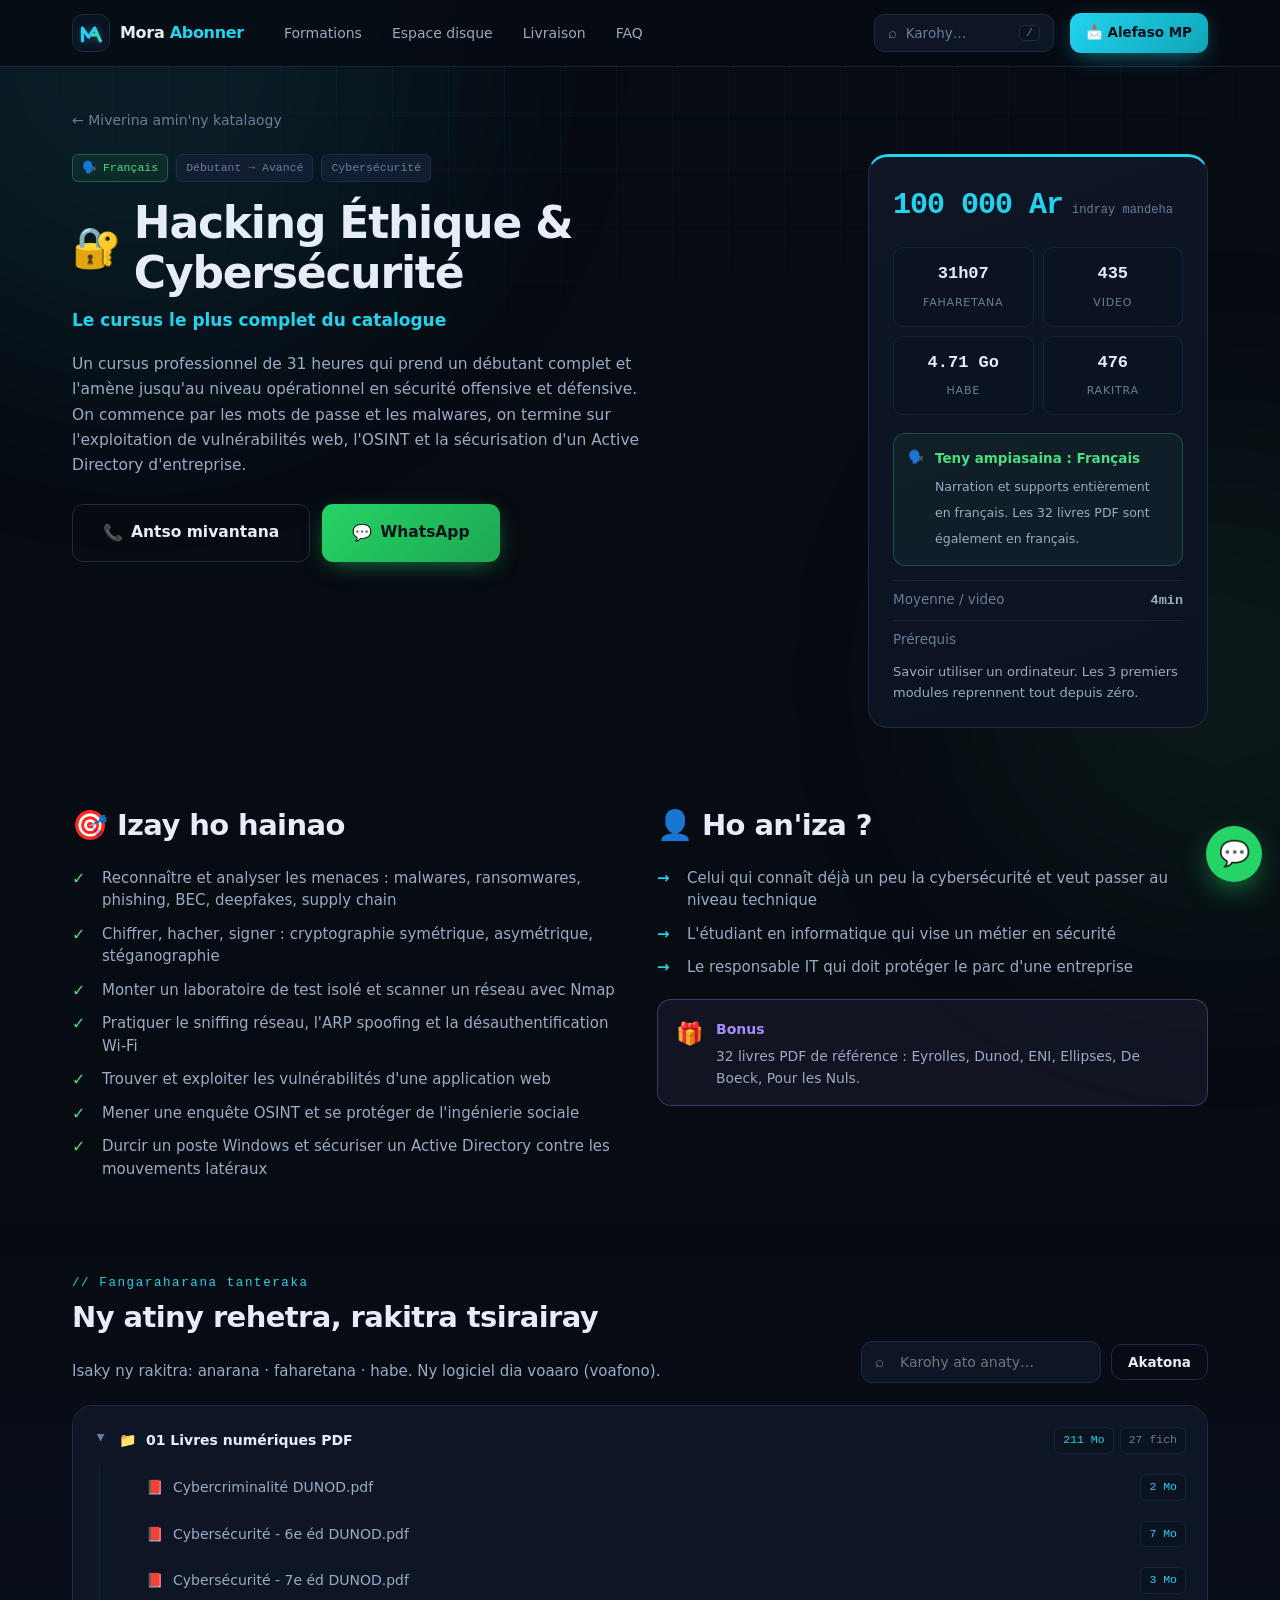
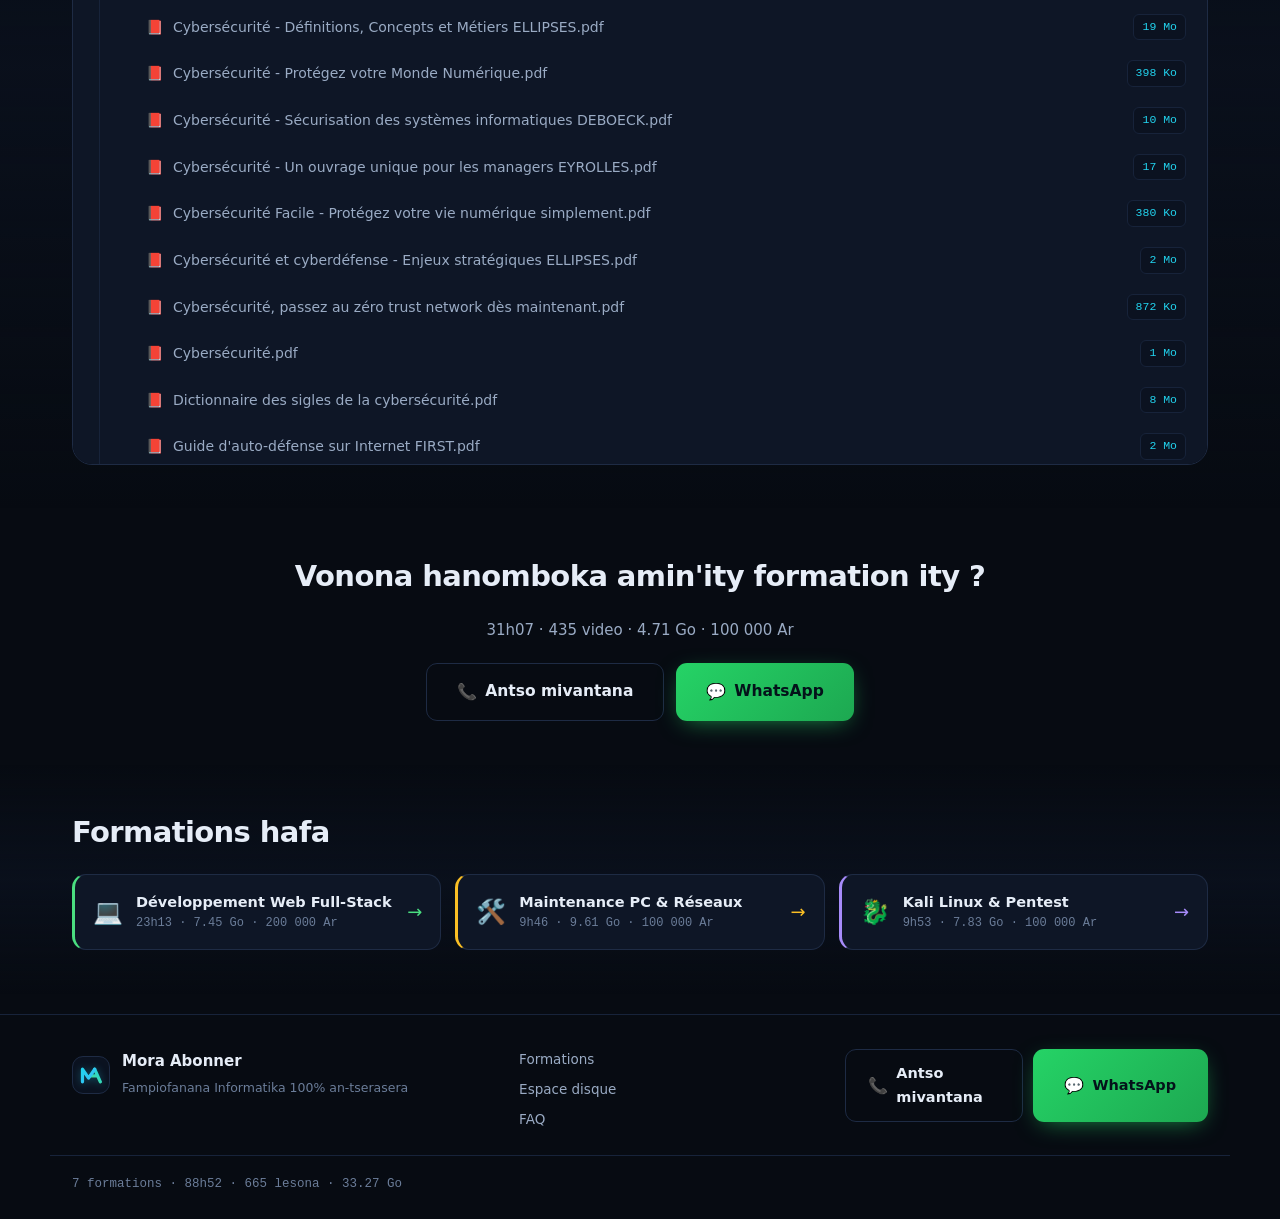
<file: formation.html>
<!DOCTYPE html>
<html lang="mg">
<head>
<meta charset="UTF-8">
<meta name="viewport" content="width=device-width, initial-scale=1">
<title>Formation — Mora Abonner</title>
<meta name="description" content="Détail complet d'une formation Mora Abonner : programme, langue, contenu fichier par fichier, durée et taille.">
<meta name="theme-color" content="#070b12">
<meta name="color-scheme" content="dark">
<link rel="icon" href="data:image/svg+xml,<svg xmlns='http://www.w3.org/2000/svg' viewBox='0 0 128 128'><rect width='128' height='128' rx='28' fill='%230b1220'/><g fill='none' stroke-width='15' stroke-linecap='round' stroke-linejoin='round' transform='translate(0 10)'><path stroke='%234ade80' d='M82 30 L110 92 M60 63 L97 63'/><path stroke='%2322d3ee' d='M22 92 L22 30 L52 74 L82 30'/></g></svg>">
<link rel="stylesheet" href="style.css">
</head>
<body>

<div class="grid-bg" aria-hidden="true"></div>
<div class="glow glow-a" aria-hidden="true"></div>
<div class="glow glow-b" aria-hidden="true"></div>

<header id="nav"></header>

<main id="page"><!-- injecte par formation.js --></main>

<footer id="foot"></footer>

<script src="data.js"></script>
<script src="shared.js"></script>
<script src="formation.js"></script>
</body>
</html>
</file>
<file: style.css>
/* ==========================================================
   MORA ABONNER — feuille de style commune
   ========================================================== */
:root{
  --bg:#070b12; --bg-2:#0b1220;
  --panel:#0e1626; --panel-2:#121d31;
  --line:#1e2b44; --line-soft:#17233a;
  --txt:#e6edf7; --txt-dim:#9aabc4; --txt-mute:#6b7d99;
  --acc:#22d3ee; --acc-2:#4ade80; --acc-3:#a78bfa; --warn:#fbbf24;
  --r:14px; --r-lg:20px;
  --mono:ui-monospace,"SF Mono",Menlo,Consolas,"Roboto Mono",monospace;
  --sans:system-ui,-apple-system,"Segoe UI",Roboto,"Helvetica Neue",sans-serif;
  --max:1180px;
}
*{box-sizing:border-box;margin:0;padding:0}
html{scroll-behavior:smooth;scroll-padding-top:82px}
body{font-family:var(--sans);background:var(--bg);color:var(--txt);line-height:1.62;-webkit-font-smoothing:antialiased;overflow-x:hidden}

.grid-bg{position:fixed;inset:0;z-index:0;pointer-events:none;
  background-image:linear-gradient(rgba(34,211,238,.045) 1px,transparent 1px),linear-gradient(90deg,rgba(34,211,238,.045) 1px,transparent 1px);
  background-size:56px 56px;
  mask-image:radial-gradient(ellipse 90% 55% at 50% 0%,#000 30%,transparent 78%);
  -webkit-mask-image:radial-gradient(ellipse 90% 55% at 50% 0%,#000 30%,transparent 78%)}
.glow{position:fixed;z-index:0;border-radius:50%;filter:blur(120px);pointer-events:none;opacity:.5}
.glow-a{width:600px;height:600px;top:-240px;left:-160px;background:rgba(34,211,238,.18)}
.glow-b{width:520px;height:520px;top:420px;right:-200px;background:rgba(74,222,128,.12)}

.wrap{width:100%;max-width:var(--max);margin-inline:auto;padding-inline:22px;position:relative;z-index:1}
.wrap-narrow{max-width:820px}
.center{text-align:center}
.accent{color:var(--acc)}

/* révélation au scroll */
.rv{opacity:0;transform:translateY(16px);transition:opacity .6s ease,transform .6s ease}
.rv.in{opacity:1;transform:none}

/* ============ NAVBAR ============ */
.nav{position:sticky;top:0;z-index:60;backdrop-filter:blur(14px);-webkit-backdrop-filter:blur(14px);background:rgba(7,11,18,.82);border-bottom:1px solid var(--line-soft)}
.nav-in{display:flex;align-items:center;gap:16px;height:66px}
.brand{display:flex;align-items:center;gap:10px;text-decoration:none;color:var(--txt);font-weight:800;font-size:16px;letter-spacing:-.3px;flex-shrink:0}
.brand-logo{display:grid;place-items:center;width:38px;height:38px;border-radius:11px;background:var(--bg-2);border:1px solid var(--line);flex-shrink:0;transition:border-color .2s,transform .2s}
.brand:hover .brand-logo{border-color:var(--acc);transform:translateY(-1px)}
.logo-svg{width:26px;height:23px;display:block;filter:drop-shadow(0 1px 4px rgba(34,211,238,.35))}
.nav-links{display:flex;gap:6px;margin-left:12px}
.nav-links a{color:var(--txt-dim);text-decoration:none;font-size:14px;padding:8px 12px;border-radius:9px;transition:.2s;white-space:nowrap}
.nav-links a:hover{color:var(--txt);background:var(--panel-2)}
.nav-links a.on{color:var(--acc)}
.nav-search{margin-left:auto;display:flex;align-items:center;gap:9px;background:var(--panel);border:1px solid var(--line);color:var(--txt-mute);padding:9px 13px;border-radius:10px;cursor:pointer;font-family:var(--sans);font-size:13.5px;transition:.2s;min-width:180px}
.nav-search:hover{border-color:var(--acc);color:var(--txt-dim)}
.ns-ico{font-size:15px}
.ns-txt{flex:1;text-align:left}
.nav-search kbd{font-family:var(--mono);font-size:11px;background:var(--bg-2);border:1px solid var(--line);border-radius:5px;padding:1px 6px;color:var(--txt-mute)}
.nav-cta{flex-shrink:0}
.nav-burger{display:none;flex-direction:column;gap:4px;background:none;border:0;cursor:pointer;padding:8px;margin-left:auto}
.nav-burger span{width:22px;height:2px;background:var(--txt);border-radius:2px;transition:.25s}
.nav.menu-open .nav-burger span:nth-child(1){transform:translateY(6px) rotate(45deg)}
.nav.menu-open .nav-burger span:nth-child(2){opacity:0}
.nav.menu-open .nav-burger span:nth-child(3){transform:translateY(-6px) rotate(-45deg)}

/* ============ RECHERCHE (overlay) ============ */
.search-ov{position:fixed;inset:0;z-index:100;background:rgba(4,7,12,.72);backdrop-filter:blur(6px);-webkit-backdrop-filter:blur(6px);display:none;align-items:flex-start;justify-content:center;padding:80px 18px}
.search-ov.on{display:flex;animation:fade .18s ease}
@keyframes fade{from{opacity:0}to{opacity:1}}
.so-box{width:100%;max-width:640px;background:var(--panel);border:1px solid var(--line);border-radius:var(--r-lg);overflow:hidden;box-shadow:0 40px 90px -30px rgba(0,0,0,.95);animation:pop .2s ease}
@keyframes pop{from{transform:translateY(-14px);opacity:0}to{transform:none;opacity:1}}
.so-head{display:flex;align-items:center;gap:12px;padding:16px 18px;border-bottom:1px solid var(--line-soft)}
.so-ico{font-size:19px;color:var(--acc)}
#soInput{flex:1;background:none;border:0;outline:none;color:var(--txt);font-size:16px;font-family:var(--sans)}
.so-close{background:none;border:0;color:var(--txt-mute);font-size:16px;cursor:pointer;padding:4px 8px}
.so-close:hover{color:var(--txt)}
.so-res{max-height:56vh;overflow:auto;padding:8px}
.so-row{display:flex;align-items:center;gap:13px;padding:11px 13px;border-radius:11px;text-decoration:none;color:var(--txt);transition:background .12s}
.so-row.sel{background:var(--panel-2)}
.so-r-ico{font-size:18px;flex-shrink:0;width:22px;text-align:center}
.so-r-t{flex:1;min-width:0}
.so-r-t b{display:block;font-size:14.5px;font-weight:600;white-space:nowrap;overflow:hidden;text-overflow:ellipsis}
.so-r-t span{display:block;font-size:12px;color:var(--txt-mute);white-space:nowrap;overflow:hidden;text-overflow:ellipsis}
.so-r-m{font-family:var(--mono);font-size:11.5px;color:var(--acc-2);flex-shrink:0}
.so-r-tag{font-family:var(--mono);font-size:10px;text-transform:uppercase;letter-spacing:.5px;color:var(--txt-mute);background:var(--bg-2);border:1px solid var(--line-soft);padding:3px 7px;border-radius:6px;flex-shrink:0}
.so-empty{text-align:center;color:var(--txt-mute);padding:36px;font-size:14px}
.so-foot{display:flex;gap:12px;align-items:center;padding:11px 18px;border-top:1px solid var(--line-soft);font-size:12px;color:var(--txt-mute)}
.so-foot kbd{font-family:var(--mono);font-size:11px;background:var(--bg-2);border:1px solid var(--line);border-radius:5px;padding:1px 6px}

/* ============ BOUTONS ============ */
.btn{display:inline-flex;align-items:center;justify-content:center;gap:8px;padding:12px 22px;border-radius:11px;
  background:linear-gradient(135deg,var(--acc),#0ea5b7);color:#04121a;font-weight:700;font-size:14.5px;
  text-decoration:none;border:0;cursor:pointer;font-family:var(--sans);
  transition:transform .18s,box-shadow .18s;box-shadow:0 6px 24px -8px rgba(34,211,238,.7)}
.btn:hover{transform:translateY(-2px);box-shadow:0 12px 34px -8px rgba(34,211,238,.85)}
.btn-sm{padding:9px 16px;font-size:13.5px}
.btn-lg{padding:15px 30px;font-size:15.5px}
.btn-full{width:100%}
.btn-ghost{background:transparent;color:var(--txt);border:1px solid var(--line);box-shadow:none}
.btn-ghost:hover{border-color:var(--acc);color:var(--acc);box-shadow:none}
.cbtns{display:flex;gap:12px;flex-wrap:wrap}
.center-cta{justify-content:center}
.cbtn{min-width:170px}
.cbtn.wa{background:linear-gradient(135deg,#25d366,#1da851);box-shadow:0 6px 24px -8px rgba(37,211,102,.7)}
.cbtn-ico{font-size:16px}

/* ============ HERO (accueil) ============ */
.hero{padding:66px 0 48px}
.hero-grid{display:grid;grid-template-columns:1.12fr .88fr;gap:44px;align-items:center}
.pill{display:inline-flex;align-items:center;gap:9px;font-size:12.5px;color:var(--txt-dim);background:var(--panel);border:1px solid var(--line);border-radius:999px;padding:7px 15px}
.dot{width:7px;height:7px;border-radius:50%;background:var(--acc-2);box-shadow:0 0 10px var(--acc-2);animation:pulse 2s infinite}
@keyframes pulse{0%,100%{opacity:1}50%{opacity:.3}}
.hero h1{font-size:clamp(31px,4.9vw,52px);line-height:1.1;letter-spacing:-1.4px;margin:22px 0 18px;font-weight:800}
.lede{color:var(--txt-dim);font-size:17px;max-width:56ch}
.lede strong{color:var(--txt)}
.bio{list-style:none;margin:24px 0 0;display:flex;flex-direction:column;gap:9px}
.bio li{display:flex;gap:11px;align-items:center;font-size:14.5px;color:var(--txt-dim)}
.bio li span{font-size:16px;flex-shrink:0}
.hero-cta{display:flex;gap:13px;flex-wrap:wrap;margin-top:28px}

/* terminal */
.term{background:#050910;border:1px solid var(--line);border-radius:var(--r-lg);overflow:hidden;box-shadow:0 30px 70px -30px rgba(0,0,0,.95)}
.term-bar{display:flex;align-items:center;gap:7px;padding:11px 15px;background:var(--panel);border-bottom:1px solid var(--line-soft)}
.tb-dot{width:11px;height:11px;border-radius:50%}
.tb-dot.r{background:#f87171}.tb-dot.y{background:#fbbf24}.tb-dot.g{background:#4ade80}
.term-title{margin-left:10px;font-family:var(--mono);font-size:12px;color:var(--txt-mute)}
.term-body{overflow-x:auto;font-family:var(--mono);font-size:12.5px;line-height:1.85;padding:18px 16px;color:var(--acc-2);min-height:300px;white-space:pre-wrap;word-break:break-word}
.term-body .c{color:var(--txt-mute)}.term-body .k{color:var(--acc)}.term-body .v{color:var(--warn)}
.cursor{display:inline-block;width:8px;height:14px;background:var(--acc-2);vertical-align:-2px;animation:blink 1s steps(1) infinite}
@keyframes blink{0%,60%{opacity:1}61%,100%{opacity:.2}}

/* stats */
.stats{display:grid;grid-template-columns:repeat(5,1fr);gap:14px;margin-top:50px;border:1px solid var(--line);border-radius:var(--r-lg);background:linear-gradient(180deg,var(--panel),rgba(14,22,38,.35));padding:26px 18px}
.stat{text-align:center}
.stat-n{font-family:var(--mono);font-size:clamp(23px,3.3vw,37px);font-weight:700;color:var(--acc);letter-spacing:-1px}
.stat-l{font-size:12px;color:var(--txt-mute);text-transform:uppercase;letter-spacing:1.2px;margin-top:3px}
.mesure{margin-top:20px;font-size:13.5px;color:var(--txt-mute);text-align:center}
.mesure strong{color:var(--txt-dim)}

/* ============ SECTIONS ============ */
.sec{padding:76px 0;position:relative;z-index:1}
.sec-alt{background:linear-gradient(180deg,transparent,rgba(11,18,32,.7),transparent)}
.sec-head{max-width:760px;margin-bottom:38px}
.kicker{font-family:var(--mono);font-size:12.5px;color:var(--acc);letter-spacing:1.6px}
.sec h2{font-size:clamp(25px,3.5vw,37px);line-height:1.2;letter-spacing:-.9px;margin:10px 0 14px;font-weight:800}
.sec-sub{color:var(--txt-dim);font-size:16px}

.cards-4{display:grid;grid-template-columns:repeat(4,1fr);gap:16px}
.card{background:var(--panel);border:1px solid var(--line);border-radius:var(--r-lg);padding:24px;transition:border-color .25s,transform .25s}
.card:hover{border-color:rgba(34,211,238,.5);transform:translateY(-3px)}
.card-ico{font-size:24px;margin-bottom:10px}
.card h3{font-size:17px;margin-bottom:8px;letter-spacing:-.3px}
.card p{color:var(--txt-dim);font-size:14px}

/* filtres + tri */
.ftools{display:flex;gap:14px;justify-content:space-between;align-items:center;flex-wrap:wrap;margin-bottom:24px}
.filters{display:flex;gap:8px;flex-wrap:wrap}
.chip{background:var(--panel);border:1px solid var(--line);color:var(--txt-dim);padding:9px 16px;border-radius:999px;font-size:13.5px;cursor:pointer;font-family:var(--sans);transition:.2s}
.chip:hover{color:var(--txt);border-color:var(--txt-mute)}
.chip.on{background:var(--acc);border-color:var(--acc);color:#04121a;font-weight:700}
.chip-n{opacity:.6;font-size:12px}
.seg{display:flex;background:var(--panel);border:1px solid var(--line);border-radius:11px;padding:4px;gap:3px}
.seg-b{background:transparent;border:0;color:var(--txt-dim);padding:8px 14px;border-radius:8px;cursor:pointer;font-size:13px;font-family:var(--sans);transition:.2s}
.seg-b:hover{color:var(--txt)}
.seg-b.on{background:var(--acc);color:#04121a;font-weight:700}

/* cartes formation */
.fcards{display:grid;grid-template-columns:repeat(2,1fr);gap:18px}
.fc{background:var(--panel);border:1px solid var(--line);border-radius:var(--r-lg);padding:26px;position:relative;overflow:hidden;transition:border-color .25s,transform .25s;display:flex;flex-direction:column}
.fc::before{content:"";position:absolute;inset:0 0 auto 0;height:3px;background:var(--fa)}
.fc:hover{transform:translateY(-4px);border-color:var(--fa)}
.fc-top{display:flex;gap:14px;align-items:flex-start;margin-bottom:13px}
.fc-ico{font-size:30px;line-height:1;flex-shrink:0}
.fc-h{flex:1;min-width:0}
.fc-h h3{font-size:20px;letter-spacing:-.4px;line-height:1.25}
.fc-h span{display:block;font-size:13.5px;color:var(--txt-mute);margin-top:3px}
.badges{display:flex;gap:6px;flex-wrap:wrap;margin-bottom:13px}
.bdg{font-size:11.5px;font-family:var(--mono);padding:4px 9px;border-radius:6px;background:var(--panel-2);border:1px solid var(--line);color:var(--txt-mute)}
.bdg.lang{color:var(--acc-2);border-color:rgba(74,222,128,.3);background:rgba(74,222,128,.08)}
.fc-desc{color:var(--txt-dim);font-size:14.3px;margin-bottom:16px;flex:1}
.fc-metrics{display:grid;grid-template-columns:repeat(3,1fr);gap:8px;margin-bottom:16px}
.fm{background:var(--bg-2);border:1px solid var(--line-soft);border-radius:10px;padding:10px 8px;text-align:center}
.fm b{display:block;font-family:var(--mono);font-size:15px;color:var(--fa)}
.fm span{font-size:11px;color:var(--txt-mute);text-transform:uppercase;letter-spacing:.8px}
.fc-foot{display:flex;align-items:center;gap:12px;flex-wrap:wrap;border-top:1px solid var(--line-soft);padding-top:16px}
.fc-price{font-family:var(--mono);font-size:22px;font-weight:800;color:var(--fa);letter-spacing:-.6px}
.fc-price small{font-size:11.5px;color:var(--txt-mute);font-weight:400;letter-spacing:0}
.fc-more{margin-left:auto}

/* ============ CALCULATEUR ============ */
.calc{display:grid;grid-template-columns:1fr 340px;gap:22px;align-items:start}
.calc-list{display:flex;flex-direction:column;gap:9px}
.cl{display:flex;align-items:center;gap:13px;padding:15px 17px;background:var(--panel);border:1px solid var(--line);border-radius:var(--r);cursor:pointer;transition:.2s;user-select:none}
.cl:hover{border-color:var(--txt-mute)}
.cl.on{border-color:var(--ca);background:color-mix(in srgb,var(--ca) 8%,var(--panel))}
.cl-box{width:21px;height:21px;border-radius:6px;border:2px solid var(--line);flex-shrink:0;display:grid;place-items:center;font-size:12px;color:#04121a;transition:.2s}
.cl.on .cl-box{background:var(--ca);border-color:var(--ca)}
.cl-ico{font-size:20px;flex-shrink:0}
.cl-t{flex:1;min-width:0}.cl-t b{display:block;font-size:15px}.cl-t span{font-size:12.5px;color:var(--txt-mute);font-family:var(--mono)}
.cl-p{font-family:var(--mono);font-size:14px;color:var(--ca);flex-shrink:0;font-weight:700}
.calc-res{background:linear-gradient(160deg,var(--panel),var(--bg-2));border:1px solid rgba(34,211,238,.32);border-radius:var(--r-lg);padding:24px;position:sticky;top:84px;box-shadow:0 0 60px -24px rgba(34,211,238,.45)}
.cr-head{font-family:var(--mono);font-size:12px;color:var(--txt-mute);letter-spacing:1.4px;text-transform:uppercase}
.cr-big{font-family:var(--mono);font-size:52px;font-weight:800;color:var(--acc);letter-spacing:-2.5px;line-height:1.1;margin:6px 0 14px}
.cr-big small{font-size:19px;color:var(--txt-mute);margin-left:5px;letter-spacing:0}
.cr-rows{display:flex;flex-direction:column;gap:9px;padding-bottom:16px;border-bottom:1px solid var(--line-soft)}
.cr-rows div{display:flex;justify-content:space-between;align-items:baseline;font-size:14px}
.cr-rows span{color:var(--txt-mute)}.cr-rows b{font-family:var(--mono);color:var(--txt)}
.cr-price b{color:var(--acc-2);font-size:17px}
.gauge{padding:16px 0}
.gauge-lab{font-size:12.5px;color:var(--txt-mute);margin-bottom:9px}
.gauge-opts{display:flex;gap:6px;flex-wrap:wrap;margin-bottom:12px}
.gopt{flex:1;min-width:52px;padding:8px 4px;border-radius:8px;background:var(--bg-2);border:1px solid var(--line-soft);text-align:center;font-family:var(--mono);font-size:12px;color:var(--txt-mute);cursor:pointer;transition:.2s}
.gopt:hover{color:var(--txt)}.gopt.on{border-color:var(--acc);color:var(--acc)}
.gauge-verdict{font-size:13.5px;padding:11px 13px;border-radius:10px;background:var(--bg-2);border:1px solid var(--line-soft);color:var(--txt-dim);margin-bottom:16px;line-height:1.5}
.gauge-verdict.ok{border-color:rgba(74,222,128,.45);color:var(--acc-2)}
.gauge-verdict.no{border-color:rgba(248,113,113,.45);color:#f87171}

/* étapes */
.steps{display:grid;grid-template-columns:repeat(4,1fr);gap:16px}
.step{background:var(--panel);border:1px solid var(--line);border-radius:var(--r-lg);padding:24px}
.step-n{display:grid;place-items:center;width:32px;height:32px;border-radius:10px;background:linear-gradient(135deg,var(--acc),var(--acc-2));color:#04121a;font-family:var(--mono);font-weight:800;font-size:15px;margin-bottom:12px}
.step h3{font-size:17px;margin-bottom:7px}.step p{color:var(--txt-dim);font-size:14px}
.notice{margin-top:24px;padding:18px 20px;background:rgba(251,191,36,.06);border:1px solid rgba(251,191,36,.3);border-radius:var(--r);font-size:13.8px;color:var(--txt-dim);line-height:1.65}
.notice strong{color:var(--warn)}

/* FAQ */
.faq{display:flex;flex-direction:column;gap:10px}
.qa{background:var(--panel);border:1px solid var(--line);border-radius:var(--r);overflow:hidden}
.qa-h{width:100%;display:flex;justify-content:space-between;align-items:center;gap:16px;padding:18px 20px;background:transparent;border:0;cursor:pointer;color:var(--txt);font-size:15.5px;font-weight:600;text-align:left;font-family:var(--sans)}
.qa-h:hover{background:var(--panel-2)}
.qa-s{color:var(--acc);font-family:var(--mono);font-size:19px;flex-shrink:0;transition:transform .25s}
.qa.open .qa-s{transform:rotate(45deg)}
.qa-b{display:none;padding:0 20px 20px;color:var(--txt-dim);font-size:14.5px}
.qa.open .qa-b{display:block;animation:slide .25s ease}
@keyframes slide{from{opacity:0;transform:translateY(-6px)}to{opacity:1;transform:none}}
.cta{padding:82px 0}

/* ============ PAGE FORMATION ============ */
.fhero{padding:40px 0 30px;position:relative;z-index:1}
.back{display:inline-block;color:var(--txt-mute);text-decoration:none;font-size:14px;margin-bottom:22px;transition:.2s}
.back:hover{color:var(--acc)}
.fhero-grid{display:grid;grid-template-columns:1fr 340px;gap:36px;align-items:start}
.fh-badges{display:flex;gap:8px;flex-wrap:wrap;margin-bottom:16px}
.fhero h1{font-size:clamp(28px,4.2vw,44px);line-height:1.12;letter-spacing:-1.2px;font-weight:800;display:flex;align-items:center;gap:14px}
.fh-ico{font-size:.9em}
.fh-sous{color:var(--fa);font-size:17px;margin:10px 0 18px;font-weight:600}
.fh-resume{color:var(--txt-dim);font-size:15.5px;max-width:60ch}
.fh-cta{margin-top:26px}
.fh-card{background:linear-gradient(160deg,var(--panel),var(--bg-2));border:1px solid var(--line);border-top:3px solid var(--fa);border-radius:var(--r-lg);padding:24px;position:sticky;top:84px}
.fhc-price{font-family:var(--mono);font-size:30px;font-weight:800;color:var(--fa);letter-spacing:-1px;display:flex;align-items:baseline;gap:9px}
.fhc-price small{font-size:12px;color:var(--txt-mute);font-weight:400;letter-spacing:0}
.fhc-metrics{display:grid;grid-template-columns:1fr 1fr;gap:9px;margin:18px 0}
.fhc-metrics div{background:var(--bg-2);border:1px solid var(--line-soft);border-radius:10px;padding:12px;text-align:center}
.fhc-metrics b{display:block;font-family:var(--mono);font-size:17px;color:var(--txt)}
.fhc-metrics span{font-size:11px;color:var(--txt-mute);text-transform:uppercase;letter-spacing:.8px}
.fhc-langue{display:flex;gap:11px;align-items:flex-start;padding:14px;background:rgba(74,222,128,.06);border:1px solid rgba(74,222,128,.25);border-radius:12px;margin-bottom:14px}
.fhc-l-ico{font-size:18px;flex-shrink:0}
.fhc-langue b{display:block;font-size:13.5px;color:var(--acc-2);margin-bottom:3px}
.fhc-langue span{font-size:12.5px;color:var(--txt-dim);line-height:1.5}
.fhc-info{display:flex;justify-content:space-between;align-items:baseline;font-size:13.5px;color:var(--txt-mute);padding:8px 0;border-top:1px solid var(--line-soft)}
.fhc-info b{font-family:var(--mono);color:var(--txt-dim)}
.fhc-prereq{font-size:13px;color:var(--txt-dim);line-height:1.55;margin-top:4px}

.fsec{padding:44px 0;position:relative;z-index:1}
.fsec-alt{background:linear-gradient(180deg,transparent,rgba(11,18,32,.7),transparent)}
.fh2{font-size:clamp(21px,3vw,29px);letter-spacing:-.6px;margin-bottom:18px;font-weight:800}
.fcols{display:grid;grid-template-columns:1fr 1fr;gap:34px}
.learn,.forwho{list-style:none;display:flex;flex-direction:column;gap:11px}
.learn li,.forwho li{position:relative;padding-left:30px;color:var(--txt-dim);font-size:15px;line-height:1.5}
.learn li::before{content:"✓";position:absolute;left:0;top:0;color:var(--acc-2);font-weight:700;font-size:16px}
.forwho li::before{content:"→";position:absolute;left:0;top:0;color:var(--acc);font-weight:700}
.bonus{display:flex;gap:13px;align-items:flex-start;margin-top:20px;padding:16px 18px;background:rgba(167,139,250,.07);border:1px solid rgba(167,139,250,.3);border-radius:var(--r)}
.bonus-ico{font-size:22px;flex-shrink:0}
.bonus b{color:var(--acc-3);font-size:14px}
.bonus p{color:var(--txt-dim);font-size:13.8px;margin-top:3px}

.fsec-head{display:flex;justify-content:space-between;align-items:flex-end;gap:20px;flex-wrap:wrap;margin-bottom:22px}
.fsec-sub{color:var(--txt-dim);font-size:15px;margin-top:8px}
.fsec-tools{display:flex;gap:10px;align-items:center;flex-wrap:wrap}
.search{position:relative}
.search.sm{min-width:240px}
.search-ico{position:absolute;left:14px;top:50%;transform:translateY(-50%);color:var(--txt-mute);font-size:15px}
.search input{width:100%;padding:12px 14px 12px 38px;background:var(--panel);border:1px solid var(--line);border-radius:11px;color:var(--txt);font-size:14px;font-family:var(--sans);outline:none;transition:border-color .2s}
.search input:focus{border-color:var(--acc)}
.center-buy{text-align:center}
.center-buy .cbtns{margin-top:20px}

/* autres formations */
.others{display:grid;grid-template-columns:repeat(3,1fr);gap:14px}
.oth{display:flex;align-items:center;gap:13px;padding:16px 18px;background:var(--panel);border:1px solid var(--line);border-left:3px solid var(--fa);border-radius:var(--r);text-decoration:none;color:var(--txt);transition:.22s}
.oth:hover{transform:translateY(-3px);border-color:var(--fa)}
.oth-ico{font-size:24px;flex-shrink:0}
.oth-t{flex:1;min-width:0}
.oth-t b{display:block;font-size:14.5px;white-space:nowrap;overflow:hidden;text-overflow:ellipsis}
.oth-t span{display:block;font-size:12px;color:var(--txt-mute);font-family:var(--mono)}
.oth-arr{color:var(--fa);font-size:18px;flex-shrink:0}

/* ============ ARBRE ============ */
.tree{background:var(--panel);border:1px solid var(--line);border-radius:var(--r-lg);padding:10px;max-height:660px;overflow:auto}
.tree::-webkit-scrollbar{width:9px}.tree::-webkit-scrollbar-thumb{background:var(--line);border-radius:9px}
.node{margin:2px 0}
.nrow{display:flex;align-items:center;gap:10px;padding:9px 11px;border-radius:9px;font-size:14px;transition:background .15s}
.nrow.dir{cursor:pointer}
.nrow:hover{background:var(--panel-2)}
.nchev{width:14px;flex-shrink:0;color:var(--txt-mute);font-size:10px;transition:transform .2s}
.node.open>.nrow .nchev{transform:rotate(90deg)}
.nico{flex-shrink:0;font-size:14px;width:18px;text-align:center}
.nname{flex:1;min-width:0;overflow:hidden;text-overflow:ellipsis;white-space:nowrap;color:var(--txt-dim)}
.nrow.dir .nname{color:var(--txt);font-weight:600}
.nmeta{display:flex;gap:6px;flex-shrink:0}
.nt{font-family:var(--mono);font-size:11.5px;padding:3px 8px;border-radius:6px;background:var(--bg-2);border:1px solid var(--line-soft);color:var(--txt-mute);white-space:nowrap}
.nt.d{color:var(--acc-2)}.nt.s{color:var(--acc)}
.nt.lockt{color:var(--warn);border-color:rgba(251,191,36,.3);background:rgba(251,191,36,.08)}
.nkids{display:none;margin-left:16px;padding-left:10px;border-left:1px solid var(--line-soft)}
.node.open>.nkids{display:block}
.hl{background:rgba(251,191,36,.25);border-radius:3px;color:var(--warn)}
.empty{text-align:center;color:var(--txt-mute);padding:36px;font-family:var(--mono);font-size:14px}
/* logiciel masqué */
.mrow{background:repeating-linear-gradient(45deg,transparent,transparent 8px,rgba(251,191,36,.04) 8px,rgba(251,191,36,.04) 16px)}
.masked{font-family:var(--mono);color:var(--warn);letter-spacing:2px;display:inline-flex;align-items:center;gap:7px}
.masked .lock{font-size:12px;letter-spacing:0}

/* ============ PIED ============ */
.foot{border-top:1px solid var(--line-soft);padding:34px 0 26px;position:relative;z-index:1;margin-top:20px}
.foot-in{display:grid;grid-template-columns:1.4fr 1fr 1.2fr;gap:24px;align-items:start}
.foot-brand{display:flex;gap:12px;align-items:center}
.foot-brand b{display:block;font-size:15px}
.foot-brand span{font-size:12.5px;color:var(--txt-mute)}
.foot-links{display:flex;flex-direction:column;gap:8px}
.foot-links a{color:var(--txt-dim);text-decoration:none;font-size:13.5px}
.foot-links a:hover{color:var(--acc)}
.foot-cta{display:flex;gap:10px;flex-wrap:wrap;justify-content:flex-end}
.foot-cta .cbtn{min-width:0;flex:1}
.foot-bot{margin-top:24px;padding-top:18px;border-top:1px solid var(--line-soft);font-size:12.5px;color:var(--txt-mute);font-family:var(--mono)}

/* bouton flottant */
.fab{position:fixed;right:18px;bottom:18px;z-index:70;width:56px;height:56px;border-radius:50%;display:grid;place-items:center;font-size:25px;text-decoration:none;background:#25d366;box-shadow:0 10px 30px -8px rgba(37,211,102,.75);transition:transform .2s}
.fab:hover{transform:scale(1.08)}

/* ============ RESPONSIVE ============ */
@media (max-width:1080px){
  .calc{grid-template-columns:1fr 300px}
  .cards-4{grid-template-columns:repeat(2,1fr)}
  .steps{grid-template-columns:repeat(2,1fr)}
  .others{grid-template-columns:1fr}
}
@media (max-width:900px){
  .hero-grid{grid-template-columns:1fr;gap:34px}
  .fcards{grid-template-columns:1fr}
  .calc{grid-template-columns:1fr}
  .calc-res{position:static;max-width:460px;margin-inline:auto;width:100%}
  .fhero-grid{grid-template-columns:1fr;gap:26px}
  .fh-card{position:static}
  .fcols{grid-template-columns:1fr;gap:26px}
  .stats{grid-template-columns:repeat(3,1fr);gap:20px 12px}
  /* nav mobile */
  .nav-burger{display:flex}
  .nav-search{order:4;min-width:0;margin-left:0}
  .ns-txt,.nav-search kbd{display:none}
  .nav-cta{display:none}
  .nav-links{position:absolute;top:66px;left:0;right:0;flex-direction:column;gap:2px;background:rgba(7,11,18,.97);backdrop-filter:blur(14px);border-bottom:1px solid var(--line);padding:10px 16px;margin:0;max-height:0;overflow:hidden;transition:max-height .3s ease,padding .3s ease}
  .nav.menu-open .nav-links{max-height:340px}
  .nav-links a{padding:12px}
  .nav-in{gap:12px}
}
@media (max-width:640px){
  .sec,.cta{padding:52px 0}
  .fsec{padding:36px 0}
  .cards-4,.steps{grid-template-columns:1fr}
  .ftools{flex-direction:column;align-items:stretch}
  .seg{width:100%}.seg-b{flex:1}
  .fsec-head{flex-direction:column;align-items:stretch}
  .search.sm{min-width:0;width:100%}
  .fhc-metrics{grid-template-columns:repeat(4,1fr)}
  .foot-in{grid-template-columns:1fr;gap:18px}
  .foot-cta{justify-content:flex-start}
}
@media (max-width:560px){
  .wrap{padding-inline:15px}
  .hero{padding:32px 0 24px}
  .sec-head{margin-bottom:28px}
  .stats{grid-template-columns:repeat(2,1fr);padding:20px 12px;margin-top:34px}
  .stats .stat:last-child{grid-column:1 / -1}
  .hero-cta{flex-direction:column}.hero-cta .btn{width:100%}
  .term-body{font-size:11px;min-height:260px;padding:14px 12px}
  .fc{padding:20px}.fc-foot{flex-direction:column;align-items:stretch;gap:12px}.fc-more{margin-left:0}
  .cbtns{flex-direction:column}.cbtn{width:100%}
  .fhero h1{font-size:26px}
  .fhc-metrics{grid-template-columns:1fr 1fr}
  .nrow{gap:7px;padding:9px 8px;font-size:13.3px}
  .nmeta{flex-direction:column;gap:3px;align-items:flex-end}
  .nt{font-size:10.5px;padding:2px 6px}
  .nkids{margin-left:9px;padding-left:7px}
  .tree{padding:6px;max-height:520px}
  .cr-big{font-size:44px}
  .qa-h{font-size:14.5px;padding:16px}
  .so-box{margin-top:0}.search-ov{padding:60px 12px}
  .fab{width:50px;height:50px;font-size:22px;right:14px;bottom:14px}
}
@media (max-width:380px){
  .stats{grid-template-columns:1fr 1fr;gap:14px 8px}
  .fhc-metrics{grid-template-columns:1fr 1fr}
  .nmeta .nt:first-child{display:none}
}
@media (min-width:1500px){:root{--max:1280px}}
@media (max-height:480px) and (orientation:landscape){
  .nav{position:static}.hero{padding:22px 0}.term-body{min-height:160px}
  .calc-res,.fh-card{position:static}
}
@media (prefers-reduced-motion:reduce){
  *{animation-duration:.01ms!important;transition-duration:.01ms!important;scroll-behavior:auto}
  .rv{opacity:1;transform:none}
}
</file>
